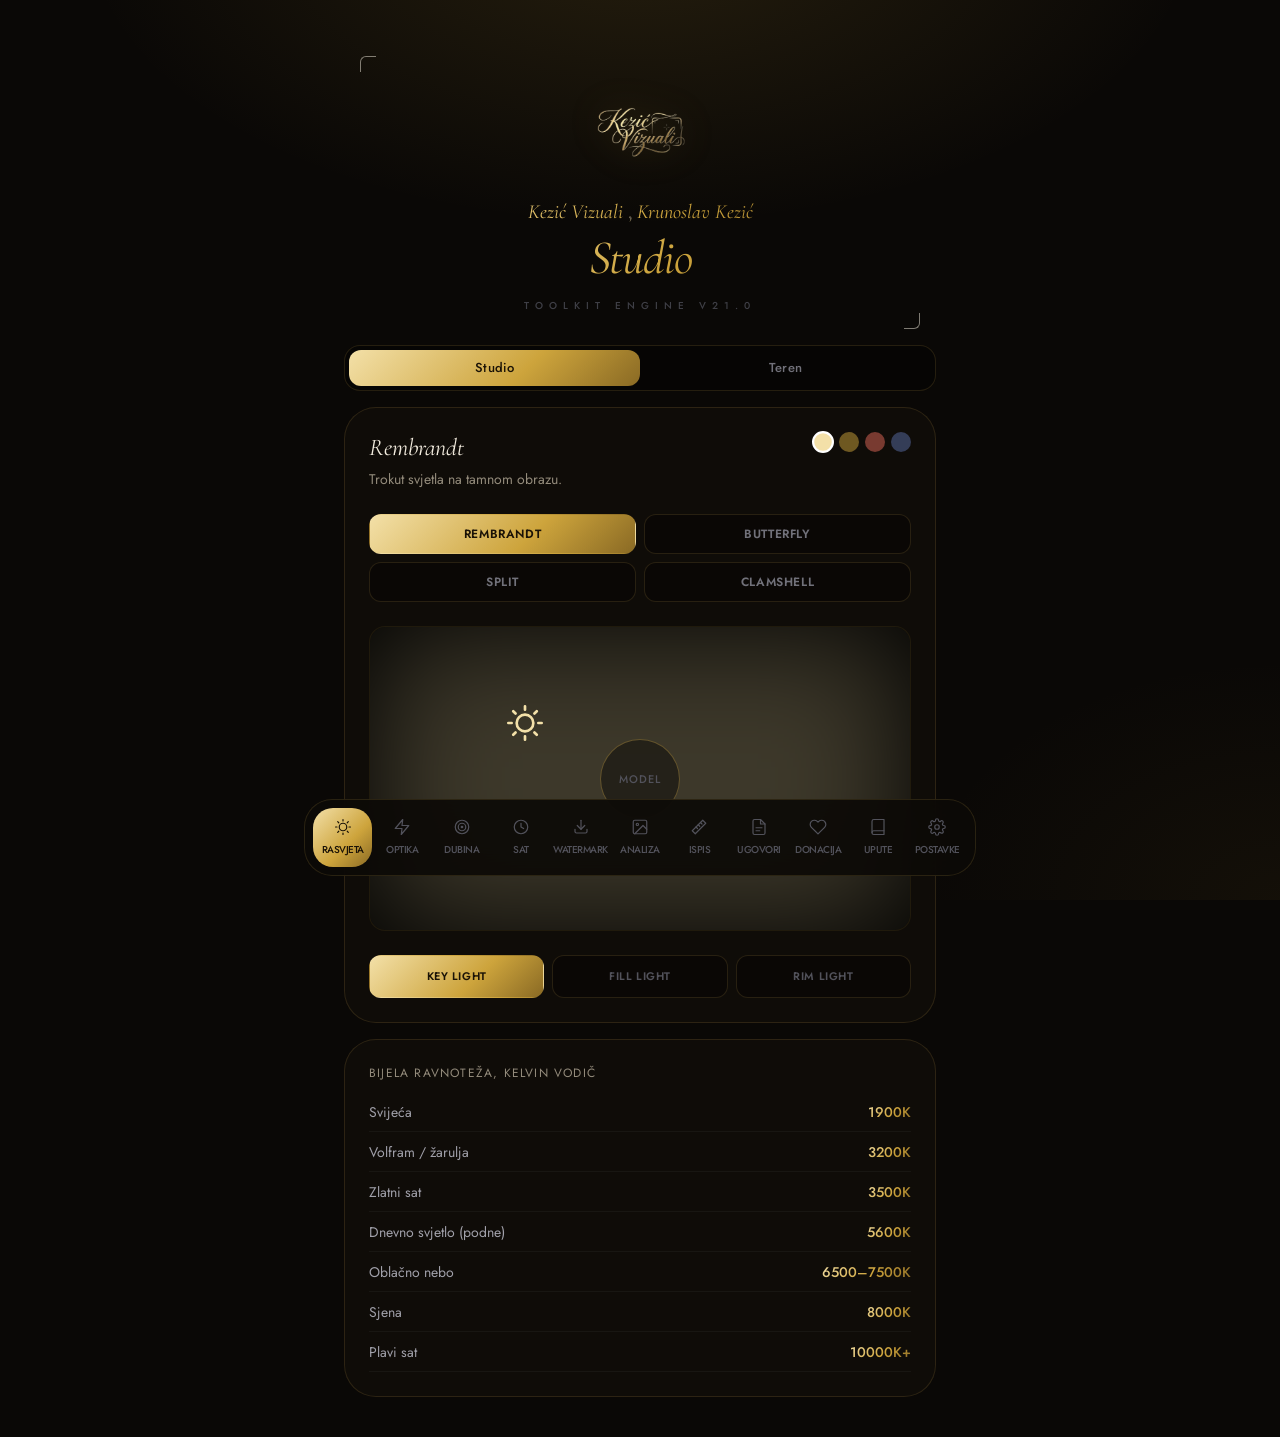
<file: studio/index.html>
<!DOCTYPE html>
<html lang="hr">
<head>
    <meta charset="UTF-8">
    <meta name="viewport" content="width=device-width, initial-scale=1.0, maximum-scale=1.0, user-scalable=no">
    <title>Studio — Kezić Vizuali | Krunoslav Kezić</title>

    <!-- PWA: instalabilnost na mobitelu -->
    <link rel="manifest" href="/studio/manifest.json">
    <meta name="theme-color" content="#0a0806">
    <meta name="mobile-web-app-capable" content="yes">
    <meta name="apple-mobile-web-app-capable" content="yes">
    <meta name="apple-mobile-web-app-status-bar-style" content="black-translucent">
    <meta name="apple-mobile-web-app-title" content="Studio">
    <link rel="apple-touch-icon" href="apple-touch-icon.png">
    <link rel="icon" href="icon-192.png" type="image/png">

    <link href="https://fonts.googleapis.com/css2?family=Cormorant+Garamond:ital,wght@0,400;0,500;0,600;0,700;1,400;1,500;1,600&family=Jost:wght@300;400;500;600;700&display=swap" rel="stylesheet">
  <script type="module" crossorigin src="/studio/assets/index-DT5IsPjW.js"></script>
  <link rel="stylesheet" crossorigin href="/studio/assets/index-ChYsIyiq.css">
<script id="vite-plugin-pwa:register-sw" src="/studio/registerSW.js"></script></head>
<body>
    <div id="root"></div>
</body>
</html>
</file>
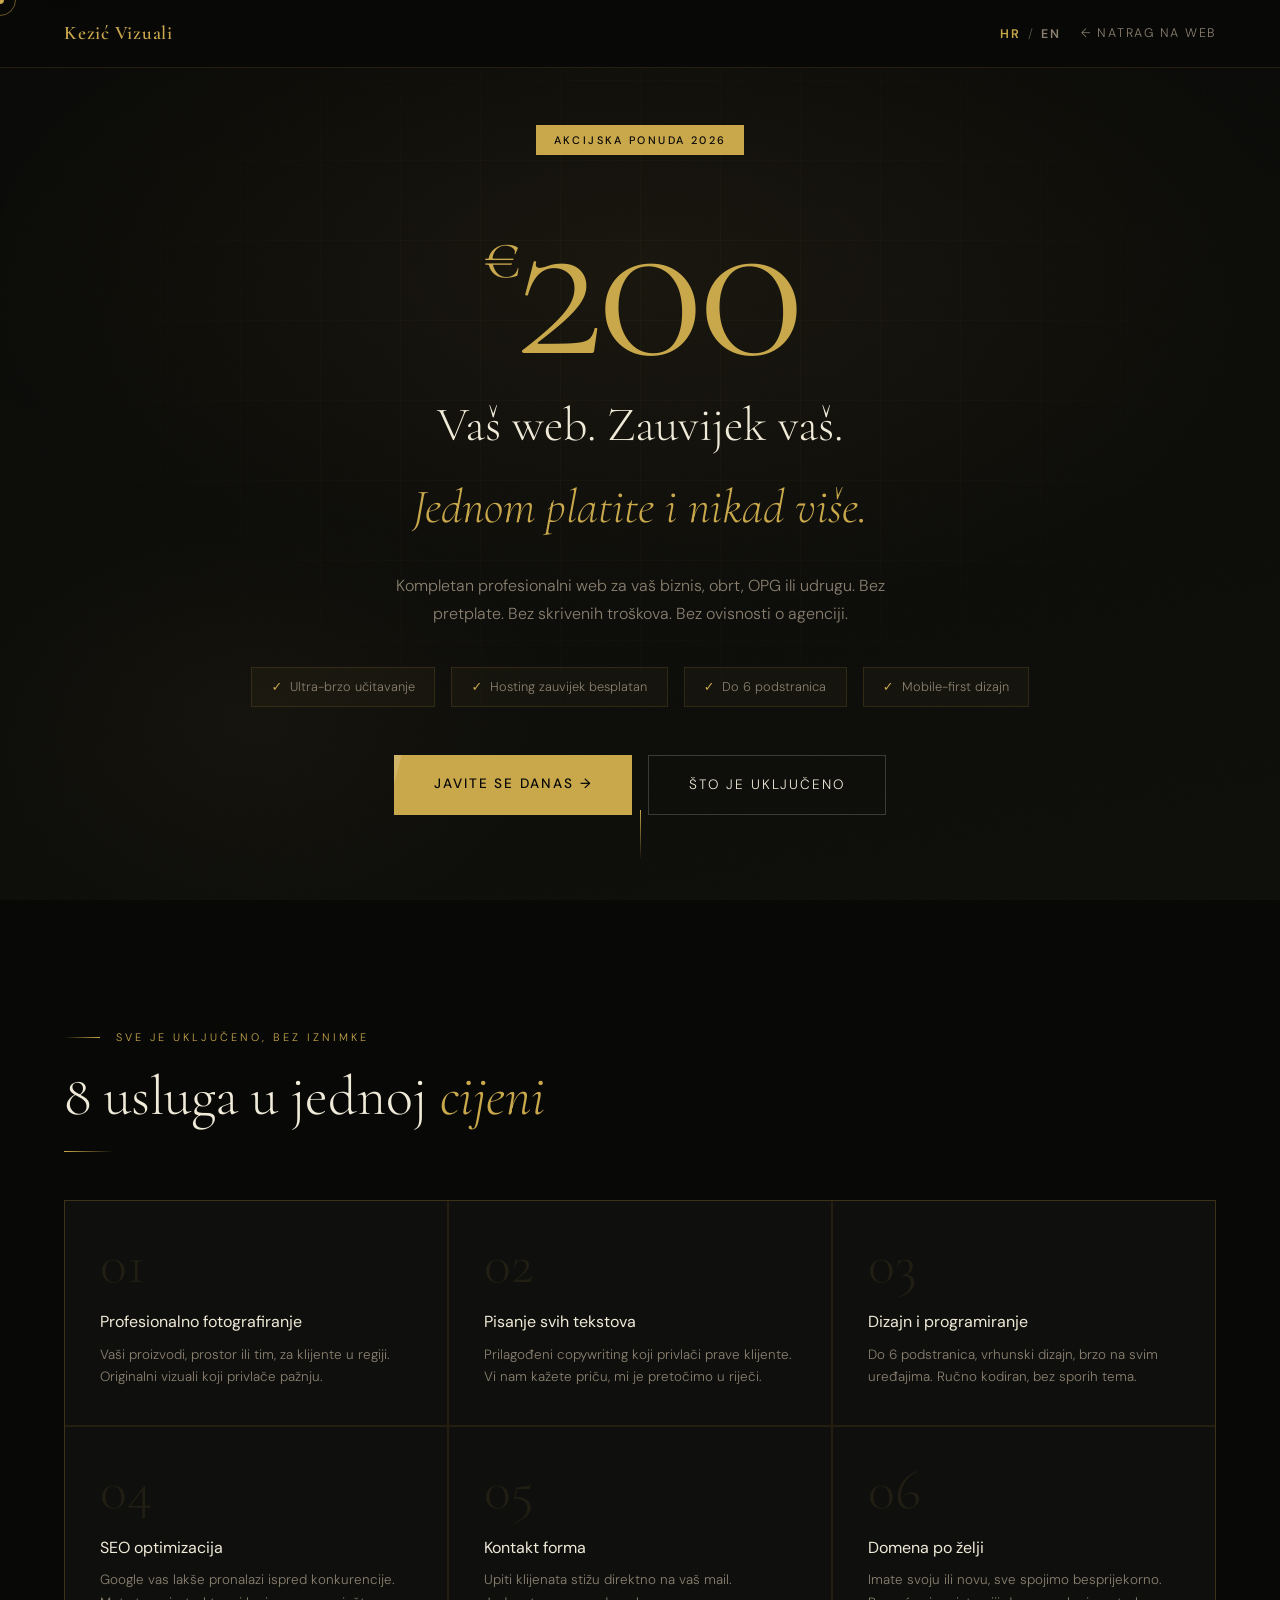
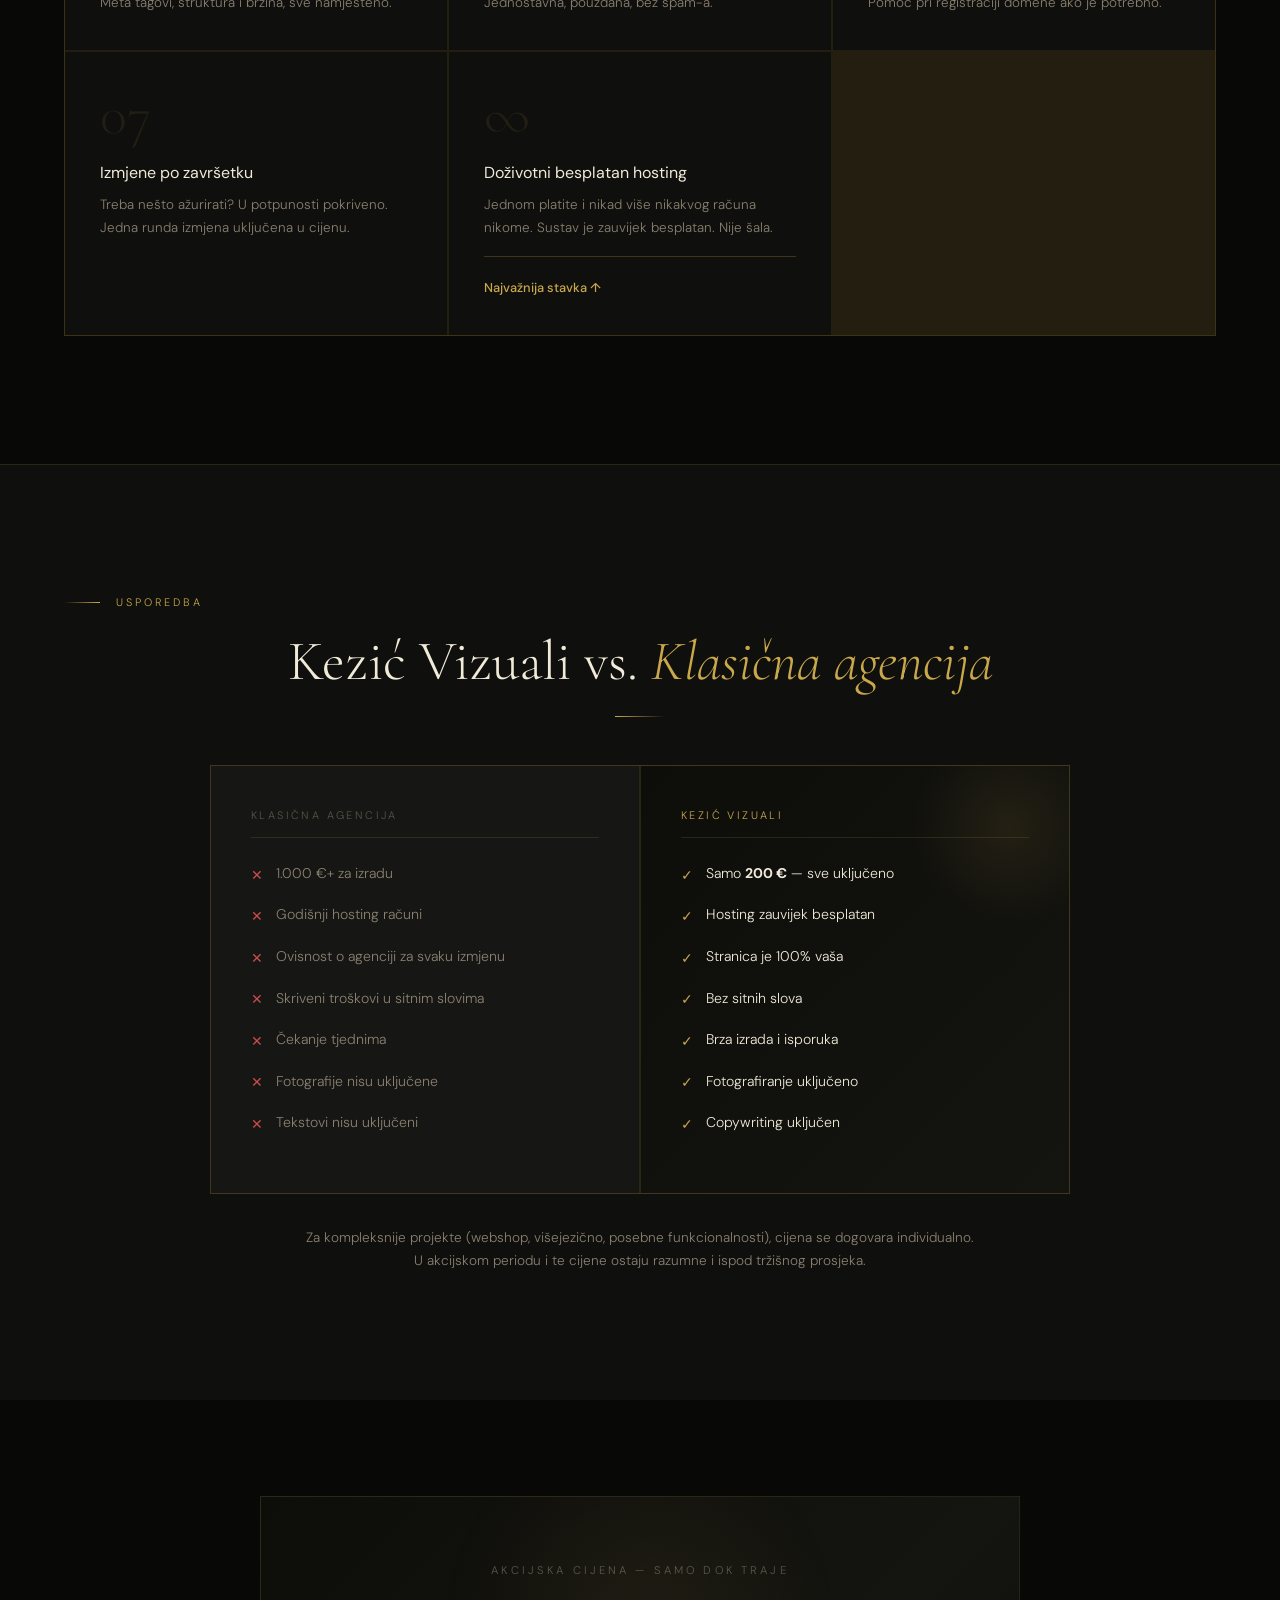
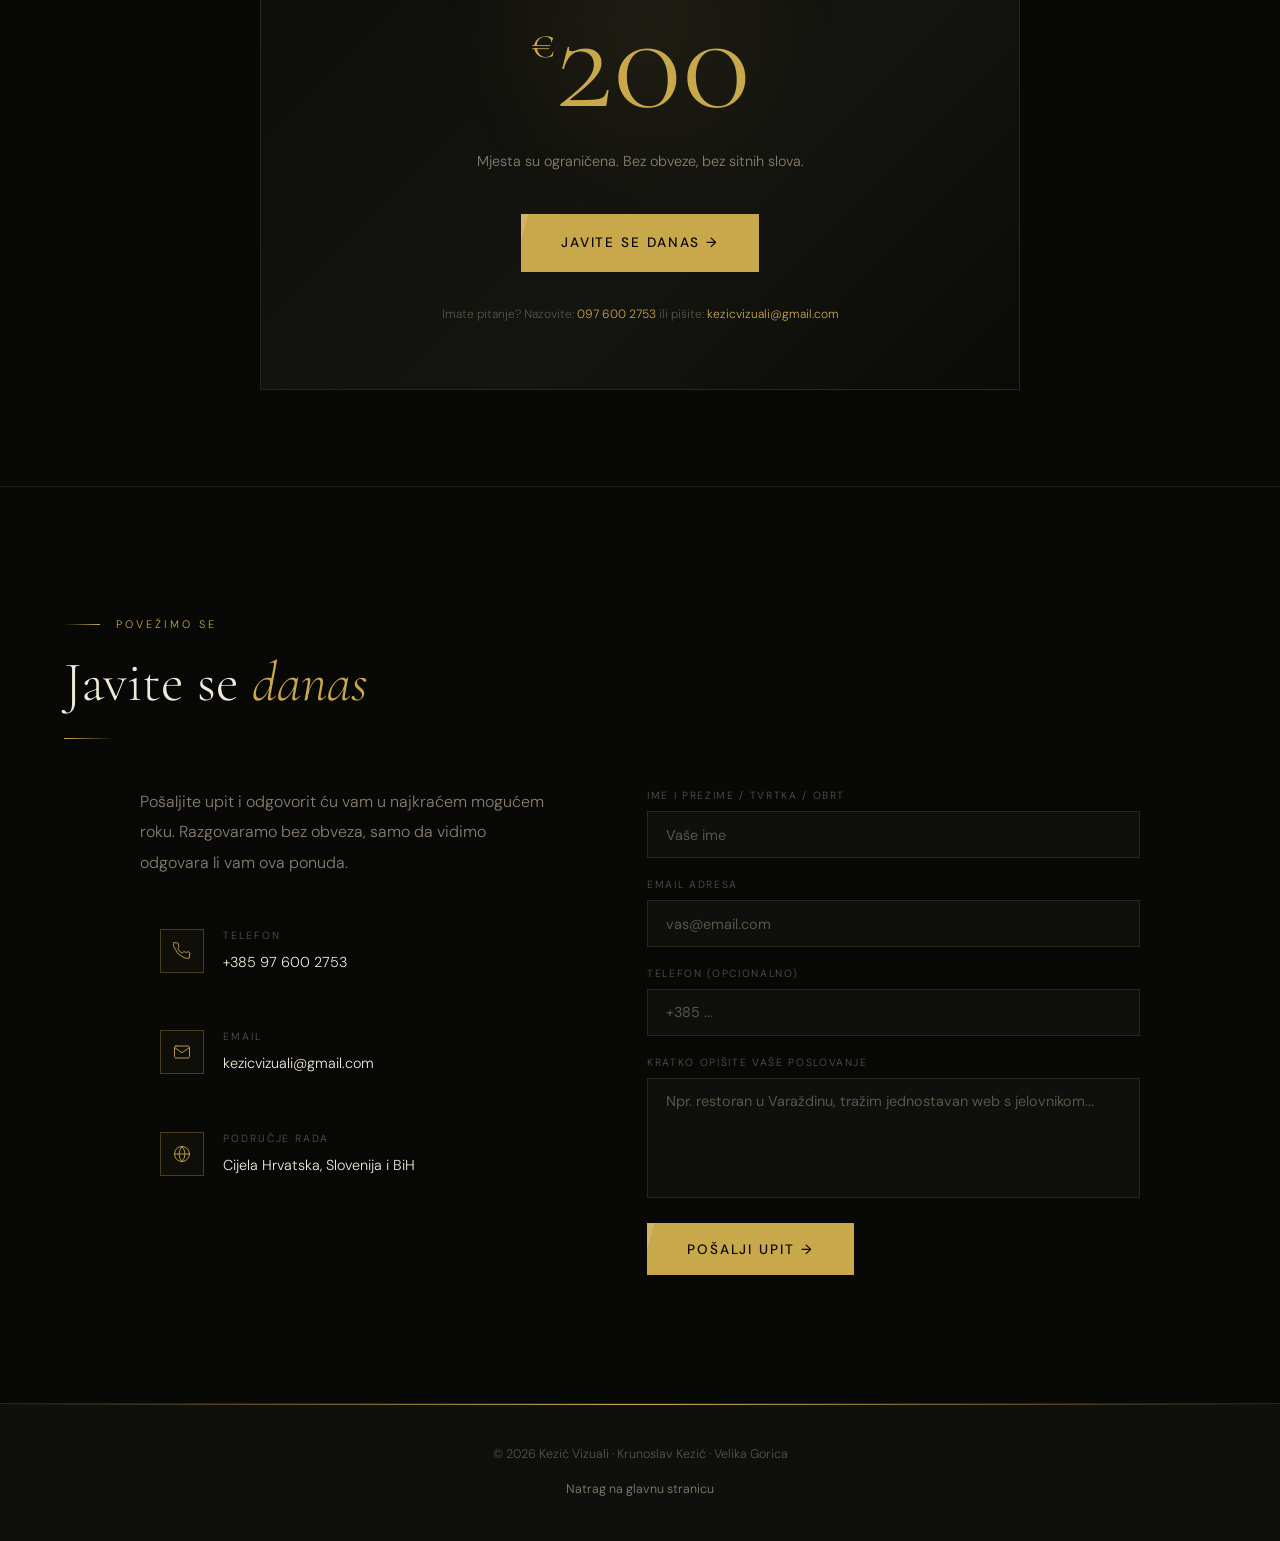
<file: ponuda100.html>
<!DOCTYPE html>
<html lang="hr">
<head>
<meta charset="UTF-8">
<meta name="viewport" content="width=device-width, initial-scale=1.0">
<meta name="description" content="Kezić Vizuali — Profesionalna web stranica za samo 200€. Bez pretplate, hosting zauvijek besplatan. Za obrte, OPG-ove i udruge.">
<meta property="og:title" content="Vaš web. Zauvijek vaš. Za samo 200 €.">
<meta property="og:description" content="Kompletan profesionalni web — fotografiranje, copywriting, SEO, besplatan hosting. Jednom platite, zauvijek vaše.">
<meta property="og:image" content="https://kezicvizuali.com/logo-za-share.jpg">
<meta property="og:url" content="https://kezicvizuali.com/ponuda100.html">
<meta property="og:type" content="website">
<meta name="twitter:card" content="summary_large_image">
<meta name="twitter:title" content="Vaš web. Zauvijek vaš. Za samo 200 €.">
<meta name="twitter:description" content="Kompletan profesionalni web — fotografiranje, copywriting, SEO, besplatan hosting. Jednom platite, zauvijek vaše.">
<meta name="twitter:image" content="https://kezicvizuali.com/logo-za-share.jpg">
<link rel="canonical" href="https://kezicvizuali.com/ponuda100.html">
<title>Web za 200 € — Kezić Vizuali</title>
<link rel="icon" type="image/png" href="favicon.png">
<link rel="preconnect" href="https://fonts.googleapis.com">
<link href="https://fonts.googleapis.com/css2?family=Cormorant+Garamond:ital,wght@0,300;0,400;0,600;1,300;1,400&family=DM+Sans:wght@300;400;500&display=swap" rel="stylesheet">
<style>
*, *::before, *::after { box-sizing: border-box; margin: 0; padding: 0; }
:root { --gold: #c9a84c; --gold-light: #e8c96a; --gold-pale: #f5e9c8; --gold-dim: rgba(201,168,76,0.12); --bg: #080807; --bg2: #0f0f0d; --bg3: #161614; --text: #f0ead8; --text-muted: #8a8070; --text-faint: #5a5448; --border: rgba(201,168,76,0.14); --serif: 'Cormorant Garamond', Georgia, serif; --sans: 'DM Sans', system-ui, sans-serif; }
html { scroll-behavior: smooth; }
body { background: var(--bg); color: var(--text); font-family: var(--sans); font-weight: 300; line-height: 1.7; overflow-x: hidden; }
*, *::before, *::after { cursor: none !important; }
#cursor { position: fixed; width: 8px; height: 8px; background: var(--gold); border-radius: 50%; pointer-events: none; z-index: 9999; transform: translate(-50%,-50%); transition: width .25s, height .25s; will-change: transform; }
#cursor-ring { position: fixed; width: 32px; height: 32px; border: 1px solid rgba(201,168,76,0.5); border-radius: 50%; pointer-events: none; z-index: 9998; transform: translate(-50%,-50%); transition: transform .18s ease, width .25s, height .25s; will-change: transform; }
body:has(a:hover) #cursor, body:has(button:hover) #cursor { width: 14px; height: 14px; }
body:has(a:hover) #cursor-ring, body:has(button:hover) #cursor-ring { width: 44px; height: 44px; border-color: rgba(201,168,76,0.9); }
body::before { content: ''; position: fixed; inset: 0; z-index: 1; pointer-events: none; background-image: url("data:image/svg+xml,%3Csvg viewBox='0 0 256 256' xmlns='http://www.w3.org/2000/svg'%3E%3Cfilter id='n'%3E%3CfeTurbulence type='fractalNoise' baseFrequency='0.9' numOctaves='4' stitchTiles='stitch'/%3E%3C/filter%3E%3Crect width='100%25' height='100%25' filter='url(%23n)' opacity='0.04'/%3E%3C/svg%3E"); background-size: 200px; opacity: 0.35; }
nav { position: fixed; top: 0; left: 0; right: 0; z-index: 100; display: flex; align-items: center; justify-content: space-between; padding: 0 5%; height: 68px; background: rgba(8,8,7,0.9); backdrop-filter: blur(24px); border-bottom: 1px solid var(--border); }
.nav-logo { font-family: var(--serif); font-size: 1.2rem; font-weight: 600; color: var(--gold); text-decoration: none; letter-spacing: 0.04em; }
.nav-back { color: var(--text-muted); text-decoration: none; font-size: 0.78rem; letter-spacing: 0.14em; text-transform: uppercase; transition: color 0.2s; }
.nav-back:hover { color: var(--gold); }
.nav-back::before { content: '← '; }
#hero { min-height: 100vh; display: flex; flex-direction: column; justify-content: center; align-items: center; text-align: center; padding: 120px 5% 80px; position: relative; overflow: hidden; }
.hero-bg { position: absolute; inset: 0; z-index: 0; background: radial-gradient(ellipse 80% 60% at 50% 30%, rgba(201,168,76,0.07) 0%, transparent 65%), radial-gradient(ellipse 40% 40% at 20% 80%, rgba(201,168,76,0.04) 0%, transparent 60%), linear-gradient(170deg, #0a0a08 0%, #0f0f0c 100%); }
.hero-grid-lines { position: absolute; inset: 0; z-index: 0; background-image: linear-gradient(rgba(201,168,76,0.035) 1px, transparent 1px), linear-gradient(90deg, rgba(201,168,76,0.035) 1px, transparent 1px); background-size: 80px 80px; mask-image: radial-gradient(ellipse 70% 70% at 50% 40%, black 20%, transparent 80%); }
.hero-badge { display: inline-block; background: var(--gold); color: #080807; font-size: 0.68rem; letter-spacing: 0.22em; text-transform: uppercase; padding: 0.35rem 1.1rem; margin-bottom: 2rem; font-weight: 500; position: relative; z-index: 2; opacity: 0; animation: fade-up 0.7s 0.1s ease forwards; }
.hero-price-big { position: relative; z-index: 2; font-family: var(--serif); font-size: clamp(6rem, 18vw, 14rem); font-weight: 300; color: var(--gold); line-height: 0.85; letter-spacing: -0.03em; margin-bottom: 0.5rem; opacity: 0; animation: fade-up 0.9s 0.3s ease forwards; }
.hero-price-big sup { font-size: 0.3em; vertical-align: super; }
.hero-tagline { position: relative; z-index: 2; font-family: var(--serif); font-size: clamp(1.6rem, 4vw, 3rem); font-weight: 300; margin-bottom: 1.5rem; opacity: 0; animation: fade-up 0.9s 0.5s ease forwards; }
.hero-tagline em { font-style: italic; color: var(--gold); }
.hero-sub { position: relative; z-index: 2; color: var(--text-muted); font-size: 1rem; max-width: 560px; margin: 0 auto 2.5rem; opacity: 0; animation: fade-up 0.9s 0.7s ease forwards; }
.hero-pills { display: flex; gap: 1rem; flex-wrap: wrap; justify-content: center; margin-bottom: 3rem; position: relative; z-index: 2; opacity: 0; animation: fade-up 0.9s 0.9s ease forwards; }
.pill { display: flex; align-items: center; gap: 0.5rem; padding: 0.5rem 1.2rem; border: 1px solid var(--border); font-size: 0.8rem; color: var(--text-muted); background: rgba(201,168,76,0.04); backdrop-filter: blur(8px); }
.pill::before { content: '✓'; color: var(--gold); }
.hero-cta-group { position: relative; z-index: 2; display: flex; gap: 1rem; justify-content: center; flex-wrap: wrap; opacity: 0; animation: fade-up 0.9s 1.1s ease forwards; }
.btn-gold { background: var(--gold); color: #080807; border: none; padding: 1.1rem 2.5rem; font-family: var(--sans); font-size: 0.85rem; letter-spacing: 0.14em; text-transform: uppercase; font-weight: 500; text-decoration: none; display: inline-block; transition: background 0.25s, transform 0.2s, box-shadow 0.25s; position: relative; overflow: hidden; }
.btn-gold::after { content: ''; position: absolute; inset: 0; background: rgba(255,255,255,0.15); transform: translateX(-100%) skewX(-15deg); transition: transform 0.4s ease; }
.btn-gold:hover { background: var(--gold-light); transform: translateY(-2px); box-shadow: 0 12px 40px rgba(201,168,76,0.35); }
.btn-gold:hover::after { transform: translateX(100%) skewX(-15deg); }
.btn-ghost { background: transparent; color: var(--text); border: 1px solid rgba(240,234,216,0.2); padding: 1.1rem 2.5rem; font-family: var(--sans); font-size: 0.85rem; letter-spacing: 0.14em; text-transform: uppercase; text-decoration: none; display: inline-block; transition: border-color 0.25s, color 0.25s, transform 0.2s; }
.btn-ghost:hover { border-color: var(--gold); color: var(--gold); transform: translateY(-2px); }
#included { padding: 8rem 5%; position: relative; z-index: 2; }
.section-eyebrow { font-size: 0.68rem; letter-spacing: 0.28em; text-transform: uppercase; color: var(--gold); margin-bottom: 1.2rem; display: flex; align-items: center; gap: 1rem; }
.section-eyebrow::before { content: ''; width: 36px; height: 1px; background: linear-gradient(to right, transparent, var(--gold)); display: block; }
.section-title { font-family: var(--serif); font-size: clamp(2.2rem, 4.5vw, 3.5rem); font-weight: 300; line-height: 1.1; margin-bottom: 1.5rem; }
.section-title em { font-style: italic; color: var(--gold); }
.divider { width: 50px; height: 1px; background: linear-gradient(to right, var(--gold), transparent); margin: 1.5rem 0 3rem; }
.features-grid { display: grid; grid-template-columns: repeat(auto-fit, minmax(300px, 1fr)); gap: 2px; background: var(--border); border: 1px solid var(--border); }
.feature-card { background: var(--bg2); padding: 2.2rem; position: relative; overflow: hidden; transition: background 0.3s; }
.feature-card:hover { background: rgba(15,15,13,0.7); backdrop-filter: blur(12px); }
.feature-card::before { content: ''; position: absolute; inset: 0; background: linear-gradient(135deg, rgba(201,168,76,0.05) 0%, transparent 60%); opacity: 0; transition: opacity 0.4s; }
.feature-card:hover::before { opacity: 1; }
.feature-num { font-family: var(--serif); font-size: 3.5rem; font-weight: 300; color: rgba(201,168,76,0.1); line-height: 1; margin-bottom: 1rem; transition: color 0.3s; }
.feature-card:hover .feature-num { color: rgba(201,168,76,0.25); }
.feature-title { font-size: 1rem; color: var(--text); font-weight: 400; margin-bottom: 0.5rem; }
.feature-desc { font-size: 0.84rem; color: var(--text-muted); line-height: 1.7; }
.feature-border-top { border-top: 1px solid var(--border); padding-top: 1rem; margin-top: 1rem; }
#comparison { padding: 8rem 5%; position: relative; z-index: 2; background: var(--bg2); border-top: 1px solid var(--border); }
.compare-grid { display: grid; grid-template-columns: 1fr 1fr; gap: 2px; background: var(--border); border: 1px solid var(--border); max-width: 860px; margin: 0 auto; }
.compare-col { padding: 2.5rem; }
.compare-col.them { background: var(--bg3); }
.compare-col.us { background: linear-gradient(135deg, #0d0d0a, #141410); position: relative; overflow: hidden; }
.compare-col.us::before { content: ''; position: absolute; top: -40px; right: -40px; width: 200px; height: 200px; border-radius: 50%; background: radial-gradient(circle, rgba(201,168,76,0.1) 0%, transparent 70%); }
.compare-header { font-size: 0.68rem; letter-spacing: 0.22em; text-transform: uppercase; margin-bottom: 1.5rem; padding-bottom: 0.75rem; border-bottom: 1px solid var(--border); }
.compare-col.them .compare-header { color: var(--text-faint); }
.compare-col.us .compare-header { color: var(--gold); }
.compare-item { display: flex; align-items: flex-start; gap: 0.8rem; margin-bottom: 1rem; font-size: 0.88rem; }
.compare-col.them .compare-item { color: var(--text-muted); }
.compare-col.us .compare-item { color: var(--text); }
.compare-x { color: #c94c4c; margin-top: 0.1rem; flex-shrink: 0; }
.compare-check { color: var(--gold); margin-top: 0.1rem; flex-shrink: 0; }
#price-anchor { padding: 6rem 5%; position: relative; z-index: 2; text-align: center; }
.price-anchor-inner { max-width: 760px; margin: 0 auto; background: linear-gradient(135deg, #0d0d0a 0%, #141410 60%, #0a0a08 100%); border: 1px solid var(--border); padding: 4rem; position: relative; overflow: hidden; }
.price-anchor-inner::before { content: ''; position: absolute; left: 50%; top: -80px; transform: translateX(-50%); width: 400px; height: 400px; border-radius: 50%; background: radial-gradient(circle, rgba(201,168,76,0.07) 0%, transparent 70%); pointer-events: none; }
.price-anchor-label { font-size: 0.7rem; letter-spacing: 0.28em; text-transform: uppercase; color: var(--text-faint); margin-bottom: 1rem; }
.price-anchor-num { font-family: var(--serif); font-size: clamp(5rem, 12vw, 9rem); font-weight: 300; color: var(--gold); line-height: 0.9; margin-bottom: 1.5rem; }
.price-anchor-num sup { font-size: 0.3em; vertical-align: super; }
.price-anchor-text { color: var(--text-muted); font-size: 0.9rem; max-width: 480px; margin: 0 auto 2.5rem; }
.price-anchor-fine { font-size: 0.75rem; color: var(--text-faint); margin-top: 1.5rem; }
.price-anchor-fine a { color: var(--gold); text-decoration: none; }
#kontakt-lp { padding: 8rem 5%; position: relative; z-index: 2; background: var(--bg); border-top: 1px solid var(--border); }
.kontakt-grid { display: grid; grid-template-columns: 1fr 1.2fr; gap: 6rem; max-width: 1000px; margin: 0 auto; }
.kontakt-left p { color: var(--text-muted); margin-bottom: 2rem; line-height: 1.9; }
.contact-item { display: flex; align-items: center; gap: 1.2rem; margin-bottom: 1.2rem; padding: 1rem 1.2rem; border: 1px solid transparent; transition: border-color 0.3s, background 0.3s; }
.contact-item:hover { border-color: var(--border); background: var(--bg2); }
.contact-icon { width: 44px; height: 44px; border: 1px solid rgba(201,168,76,0.3); display: flex; align-items: center; justify-content: center; color: var(--gold); flex-shrink: 0; background: rgba(201,168,76,0.04); transition: border-color 0.3s, background 0.3s; }
.contact-item:hover .contact-icon { border-color: var(--gold); background: rgba(201,168,76,0.1); }
.contact-text label { display: block; font-size: 0.65rem; letter-spacing: 0.18em; text-transform: uppercase; color: var(--text-faint); margin-bottom: 0.2rem; }
.contact-text span { font-size: 0.9rem; color: var(--text); }
.contact-text a { color: var(--text); text-decoration: none; }
.contact-text a:hover { color: var(--gold); }
.lp-form { display: flex; flex-direction: column; gap: 1.1rem; }
.form-group { display: flex; flex-direction: column; gap: 0.4rem; }
.form-group label { font-size: 0.65rem; letter-spacing: 0.16em; text-transform: uppercase; color: var(--text-faint); }
.form-group input, .form-group textarea { background: var(--bg2); border: 1px solid var(--border); color: var(--text); font-family: var(--sans); font-size: 0.9rem; padding: 0.85rem 1.1rem; outline: none; transition: border-color 0.25s, background 0.25s; }
.form-group input:focus, .form-group textarea:focus { border-color: var(--gold); background: var(--bg3); }
.form-group input::placeholder, .form-group textarea::placeholder { color: var(--text-faint); }
.form-group textarea { min-height: 120px; resize: none; }
#lp-form-success { display: none; background: rgba(201,168,76,0.08); border: 1px solid var(--gold); padding: 1.2rem 1.5rem; color: var(--gold); font-size: 0.9rem; }
footer { background: var(--bg2); border-top: 1px solid var(--border); padding: 2.5rem 5%; text-align: center; position: relative; z-index: 2; }
footer::before { content: ''; position: absolute; top: 0; left: 0; right: 0; height: 1px; background: linear-gradient(to right, transparent, var(--gold), transparent); }
footer p { font-size: 0.78rem; color: var(--text-faint); margin-bottom: 0.5rem; }
footer a { color: var(--text-muted); text-decoration: none; font-size: 0.78rem; }
footer a:hover { color: var(--gold); }
@keyframes fade-up { from { opacity: 0; transform: translateY(30px); } to { opacity: 1; transform: translateY(0); } }
.reveal { opacity: 0; transform: translateY(36px); transition: opacity 0.8s ease, transform 0.8s ease; }
.reveal.visible { opacity: 1; transform: translateY(0); }
.reveal-delay-1 { transition-delay: 0.1s; }
.reveal-delay-2 { transition-delay: 0.2s; }
.reveal-delay-3 { transition-delay: 0.3s; }
.reveal-delay-4 { transition-delay: 0.4s; }
.reveal-delay-5 { transition-delay: 0.5s; }
.reveal-delay-6 { transition-delay: 0.6s; }
.reveal-delay-7 { transition-delay: 0.7s; }
.reveal-delay-8 { transition-delay: 0.8s; }
.scroll-hint { position: absolute; bottom: 2.5rem; left: 50%; transform: translateX(-50%); display: flex; flex-direction: column; align-items: center; gap: 0.5rem; opacity: 0; animation: fade-up 1s 1.3s ease forwards; z-index: 2; }
.scroll-hint span { font-size: 0.65rem; letter-spacing: 0.25em; text-transform: uppercase; color: var(--text-faint); }
.scroll-line { width: 1px; height: 50px; background: linear-gradient(to bottom, var(--gold), transparent); animation: scroll-pulse 1.8s ease-in-out infinite; }
@keyframes scroll-pulse { 0%, 100% { opacity: 0.3; } 50% { opacity: 1; } }
@media (max-width: 768px) { .compare-grid { grid-template-columns: 1fr; } .kontakt-grid { grid-template-columns: 1fr; gap: 3rem; } .hero-price-big { font-size: clamp(5rem, 22vw, 9rem); } .price-anchor-inner { padding: 2.5rem 1.5rem; } #included, #comparison, #price-anchor, #kontakt-lp { padding: 5rem 5%; } }
</style>
</head>
<body>
  <div id="cursor"></div>
  <div id="cursor-ring"></div>

  <nav>
    <a href="index.html" class="nav-logo">Kezić Vizuali</a>
    <!-- Language Switcher -->
    <div style="display: flex; align-items: center; gap: 8px; margin-left: auto; margin-right: 20px;">
        <button id="btn-hr" onclick="setLanguage('hr')" style="background:none; border:none; color: var(--gold); font-size: 0.78rem; font-family: var(--sans); font-weight: 600; cursor: pointer; letter-spacing: 0.14em;">HR</button>
        <span style="color: var(--text-faint); font-size: 0.8rem;">/</span>
        <button id="btn-en" onclick="setLanguage('en')" style="background:none; border:none; color: var(--text-muted); font-size: 0.78rem; font-family: var(--sans); font-weight: 600; cursor: pointer; letter-spacing: 0.14em; transition: color 0.2s;" onmouseover="this.style.color='var(--gold)'" onmouseout="if(document.documentElement.lang !== 'en') this.style.color='var(--text-muted)'">EN</button>
    </div>
    <a href="index.html" class="nav-back" data-hr="Natrag na web" data-en="Back to website">Natrag na web</a>
  </nav>

  <!-- HERO -->
  <header id="hero">
    <div class="hero-bg"></div>
    <div class="hero-grid-lines"></div>

    <div class="hero-badge" data-hr="Akcijska Ponuda 2026" data-en="Special Offer 2026">Akcijska Ponuda 2026</div>
    <div class="hero-price-big"><sup>€</sup>200</div>
    <h1 class="hero-tagline" data-hr="Vaš web. Zauvijek vaš.<br><em>Jednom platite i nikad više.</em>" data-en="Your web. Yours forever.<br><em>Pay once and never again.</em>">Vaš web. Zauvijek vaš.<br><em>Jednom platite i nikad više.</em></h1>
    <p class="hero-sub" data-hr="Kompletan profesionalni web za vaš biznis, obrt, OPG ili udrugu. Bez pretplate. Bez skrivenih troškova. Bez ovisnosti o agenciji." data-en="Complete professional web for your business, trade, family farm or association. No subscription. No hidden costs. No agency dependency.">Kompletan profesionalni web za vaš biznis, obrt, OPG ili udrugu. Bez pretplate. Bez skrivenih troškova. Bez ovisnosti o agenciji.</p>

    <div class="hero-pills">
      <div class="pill" data-hr="Ultra-brzo učitavanje" data-en="Ultra-fast loading">Ultra-brzo učitavanje</div>
      <div class="pill" data-hr="Hosting zauvijek besplatan" data-en="Free hosting forever">Hosting zauvijek besplatan</div>
      <div class="pill" data-hr="Do 6 podstranica" data-en="Up to 6 subpages">Do 6 podstranica</div>
      <div class="pill" data-hr="Mobile-first dizajn" data-en="Mobile-first design">Mobile-first dizajn</div>
    </div>

    <div class="hero-cta-group">
      <a href="#kontakt-lp" class="btn-gold" data-hr="Javite se danas →" data-en="Contact us today →">Javite se danas →</a>
      <a href="#included" class="btn-ghost" data-hr="Što je uključeno" data-en="What's included">Što je uključeno</a>
    </div>

    <div class="scroll-hint">
      <div class="scroll-line"></div>
    </div>
  </header>

  <!-- WHAT'S INCLUDED -->
  <section id="included">
    <div class="section-eyebrow" data-hr="Sve je uključeno, bez iznimke" data-en="Everything is included, without exception">Sve je uključeno, bez iznimke</div>
    <h2 class="section-title" data-hr="8 usluga u jednoj <em>cijeni</em>" data-en="8 services in one <em>price</em>">8 usluga u jednoj <em>cijeni</em></h2>
    <div class="divider"></div>

    <div class="features-grid">
      <div class="feature-card reveal reveal-delay-1">
        <div class="feature-num">01</div>
        <div class="feature-title" data-hr="Profesionalno fotografiranje" data-en="Professional photography">Profesionalno fotografiranje</div>
        <div class="feature-desc" data-hr="Vaši proizvodi, prostor ili tim, za klijente u regiji. Originalni vizuali koji privlače pažnju." data-en="Your products, space or team, for clients in the region. Original visuals that attract attention.">Vaši proizvodi, prostor ili tim, za klijente u regiji. Originalni vizuali koji privlače pažnju.</div>
      </div>
      <div class="feature-card reveal reveal-delay-2">
        <div class="feature-num">02</div>
        <div class="feature-title" data-hr="Pisanje svih tekstova" data-en="Writing all texts">Pisanje svih tekstova</div>
        <div class="feature-desc" data-hr="Prilagođeni copywriting koji privlači prave klijente. Vi nam kažete priču, mi je pretočimo u riječi." data-en="Tailored copywriting that attracts the right clients. You tell us the story, we translate it into words.">Prilagođeni copywriting koji privlači prave klijente. Vi nam kažete priču, mi je pretočimo u riječi.</div>
      </div>
      <div class="feature-card reveal reveal-delay-3">
        <div class="feature-num">03</div>
        <div class="feature-title" data-hr="Dizajn i programiranje" data-en="Design and programming">Dizajn i programiranje</div>
        <div class="feature-desc" data-hr="Do 6 podstranica, vrhunski dizajn, brzo na svim uređajima. Ručno kodiran, bez sporih tema." data-en="Up to 6 subpages, premium design, fast on all devices. Hand-coded, no slow themes.">Do 6 podstranica, vrhunski dizajn, brzo na svim uređajima. Ručno kodiran, bez sporih tema.</div>
      </div>
      <div class="feature-card reveal reveal-delay-4">
        <div class="feature-num">04</div>
        <div class="feature-title" data-hr="SEO optimizacija" data-en="SEO optimization">SEO optimizacija</div>
        <div class="feature-desc" data-hr="Google vas lakše pronalazi ispred konkurencije. Meta tagovi, struktura i brzina, sve namješteno." data-en="Google finds you easier ahead of the competition. Meta tags, structure and speed, all set up.">Google vas lakše pronalazi ispred konkurencije. Meta tagovi, struktura i brzina, sve namješteno.</div>
      </div>
      <div class="feature-card reveal reveal-delay-5">
        <div class="feature-num">05</div>
        <div class="feature-title" data-hr="Kontakt forma" data-en="Contact form">Kontakt forma</div>
        <div class="feature-desc" data-hr="Upiti klijenata stižu direktno na vaš mail. Jednostavna, pouzdana, bez spam-a." data-en="Client inquiries arrive directly to your email. Simple, reliable, spam-free.">Upiti klijenata stižu direktno na vaš mail. Jednostavna, pouzdana, bez spam-a.</div>
      </div>
      <div class="feature-card reveal reveal-delay-6">
        <div class="feature-num">06</div>
        <div class="feature-title" data-hr="Domena po želji" data-en="Domain of choice">Domena po želji</div>
        <div class="feature-desc" data-hr="Imate svoju ili novu, sve spojimo besprijekorno. Pomoć pri registraciji domene ako je potrebno." data-en="Have your own or new, we connect everything flawlessly. Help with domain registration if needed.">Imate svoju ili novu, sve spojimo besprijekorno. Pomoć pri registraciji domene ako je potrebno.</div>
      </div>
      <div class="feature-card reveal reveal-delay-7">
        <div class="feature-num">07</div>
        <div class="feature-title" data-hr="Izmjene po završetku" data-en="Revisions upon completion">Izmjene po završetku</div>
        <div class="feature-desc" data-hr="Treba nešto ažurirati? U potpunosti pokriveno. Jedna runda izmjena uključena u cijenu." data-en="Need to update something? Fully covered. One round of revisions included in the price.">Treba nešto ažurirati? U potpunosti pokriveno. Jedna runda izmjena uključena u cijenu.</div>
      </div>
      <div class="feature-card reveal reveal-delay-8">
        <div class="feature-num">∞</div>
        <div class="feature-title" data-hr="Doživotni besplatan hosting" data-en="Lifetime free hosting">Doživotni besplatan hosting</div>
        <div class="feature-desc" data-hr="Jednom platite i nikad više nikakvog računa nikome. Sustav je zauvijek besplatan. Nije šala." data-en="Pay once and never again any bill to anyone. The system is free forever. No joke.">Jednom platite i nikad više nikakvog računa nikome. Sustav je zauvijek besplatan. Nije šala.</div>
        <div class="feature-border-top" style="border-color: rgba(201,168,76,0.25);">
          <span style="font-size: 0.8rem; color: var(--gold); font-weight: 500;" data-hr="Najvažnija stavka ↑" data-en="The most important item ↑">Najvažnija stavka ↑</span>
        </div>
      </div>
    </div>
  </section>

  <!-- COMPARISON -->
  <section id="comparison">
    <div class="section-eyebrow" data-hr="Usporedba" data-en="Comparison">Usporedba</div>
    <h2 class="section-title" style="text-align: center;" data-hr="Kezić Vizuali vs. <em>Klasična agencija</em>" data-en="Kezić Vizuali vs. <em>Traditional Agency</em>">Kezić Vizuali vs. <em>Klasična agencija</em></h2>
    <div class="divider" style="margin: 1.5rem auto 3rem;"></div>

    <div class="compare-grid reveal">
      <div class="compare-col them">
        <div class="compare-header" data-hr="Klasična agencija" data-en="Traditional agency">Klasična agencija</div>
        <div class="compare-item"><span class="compare-x">✕</span> <span data-hr="1.000 €+ za izradu" data-en="1,000 €+ for development">1.000 €+ za izradu</span></div>
        <div class="compare-item"><span class="compare-x">✕</span> <span data-hr="Godišnji hosting računi" data-en="Annual hosting bills">Godišnji hosting računi</span></div>
        <div class="compare-item"><span class="compare-x">✕</span> <span data-hr="Ovisnost o agenciji za svaku izmjenu" data-en="Dependency on the agency for every change">Ovisnost o agenciji za svaku izmjenu</span></div>
        <div class="compare-item"><span class="compare-x">✕</span> <span data-hr="Skriveni troškovi u sitnim slovima" data-en="Hidden costs in the fine print">Skriveni troškovi u sitnim slovima</span></div>
        <div class="compare-item"><span class="compare-x">✕</span> <span data-hr="Čekanje tjednima" data-en="Waiting for weeks">Čekanje tjednima</span></div>
        <div class="compare-item"><span class="compare-x">✕</span> <span data-hr="Fotografije nisu uključene" data-en="Photos are not included">Fotografije nisu uključene</span></div>
        <div class="compare-item"><span class="compare-x">✕</span> <span data-hr="Tekstovi nisu uključeni" data-en="Texts are not included">Tekstovi nisu uključeni</span></div>
      </div>
      <div class="compare-col us">
        <div class="compare-header">Kezić Vizuali</div>
        <div class="compare-item"><span class="compare-check">✓</span> <span data-hr="Samo <strong>200 €</strong> — sve uključeno" data-en="Only <strong>200 €</strong> — all included">Samo <strong>200 €</strong> — sve uključeno</span></div>
        <div class="compare-item"><span class="compare-check">✓</span> <span data-hr="Hosting zauvijek besplatan" data-en="Hosting forever free">Hosting zauvijek besplatan</span></div>
        <div class="compare-item"><span class="compare-check">✓</span> <span data-hr="Stranica je 100% vaša" data-en="The site is 100% yours">Stranica je 100% vaša</span></div>
        <div class="compare-item"><span class="compare-check">✓</span> <span data-hr="Bez sitnih slova" data-en="No fine print">Bez sitnih slova</span></div>
        <div class="compare-item"><span class="compare-check">✓</span> <span data-hr="Brza izrada i isporuka" data-en="Fast development and delivery">Brza izrada i isporuka</span></div>
        <div class="compare-item"><span class="compare-check">✓</span> <span data-hr="Fotografiranje uključeno" data-en="Photography included">Fotografiranje uključeno</span></div>
        <div class="compare-item"><span class="compare-check">✓</span> <span data-hr="Copywriting uključen" data-en="Copywriting included">Copywriting uključen</span></div>
      </div>
    </div>

    <p style="text-align: center; color: var(--text-muted); font-size: 0.85rem; margin-top: 2rem;" class="reveal" data-hr="Za kompleksnije projekte (webshop, višejezično, posebne funkcionalnosti), cijena se dogovara individualno.<br>U akcijskom periodu i te cijene ostaju razumne i ispod tržišnog prosjeka." data-en="For more complex projects (webshop, multilingual, special functionalities), the price is negotiated individually.<br>During the promotional period, these prices also remain reasonable and below the market average.">
      Za kompleksnije projekte (webshop, višejezično, posebne funkcionalnosti), cijena se dogovara individualno.<br>
      U akcijskom periodu i te cijene ostaju razumne i ispod tržišnog prosjeka.
    </p>
  </section>

  <!-- PRICE ANCHOR -->
  <section id="price-anchor">
    <div class="price-anchor-inner reveal">
      <div class="price-anchor-label" data-hr="Akcijska cijena — samo dok traje" data-en="Special price — only while it lasts">Akcijska cijena — samo dok traje</div>
      <div class="price-anchor-num"><sup>€</sup>200</div>
      <p class="price-anchor-text" data-hr="Mjesta su ograničena. Bez obveze, bez sitnih slova." data-en="Spots are limited. No obligations, no fine print.">Mjesta su ograničena. Bez obveze, bez sitnih slova.</p>
      <a href="#kontakt-lp" class="btn-gold" data-hr="Javite se danas →" data-en="Contact us today →">Javite se danas →</a>
      <div class="price-anchor-fine" data-hr="Imate pitanje? Nazovite: <a href='tel:+385976002753'>097 600 2753</a> ili pišite: <a href='mailto:kezicvizuali@gmail.com'>kezicvizuali@gmail.com</a>" data-en="Have a question? Call: <a href='tel:+385976002753'>097 600 2753</a> or write: <a href='mailto:kezicvizuali@gmail.com'>kezicvizuali@gmail.com</a>">
        Imate pitanje? Nazovite: <a href="tel:+385976002753">097 600 2753</a> ili pišite: <a href="mailto:kezicvizuali@gmail.com">kezicvizuali@gmail.com</a>
      </div>
    </div>
  </section>

  <!-- CONTACT -->
  <section id="kontakt-lp">
    <div class="section-eyebrow" data-hr="Povežimo se" data-en="Let's connect">Povežimo se</div>
    <h2 class="section-title" data-hr="Javite se <em>danas</em>" data-en="Contact us <em>today</em>">Javite se <em>danas</em></h2>
    <div class="divider"></div>

    <div class="kontakt-grid">
      <div class="kontakt-left reveal">
        <p data-hr="Pošaljite upit i odgovorit ću vam u najkraćem mogućem roku. Razgovaramo bez obveza, samo da vidimo odgovara li vam ova ponuda." data-en="Send an inquiry and I will reply as soon as possible. We talk without obligations, just to see if this offer suits you.">Pošaljite upit i odgovorit ću vam u najkraćem mogućem roku. Razgovaramo bez obveza, samo da vidimo odgovara li vam ova ponuda.</p>
        <div class="contact-item">
          <div class="contact-icon">
            <svg width="18" height="18" viewBox="0 0 24 24" fill="none" stroke="currentColor" stroke-width="1.2" stroke-linecap="round" stroke-linejoin="round"><path d="M22 16.92v3a2 2 0 01-2.18 2 19.79 19.79 0 01-8.63-3.07A19.5 19.5 0 013.07 9.81a19.79 19.79 0 01-3.07-8.67A2 2 0 012 1h3a2 2 0 012 1.72c.127.96.361 1.903.7 2.81a2 2 0 01-.45 2.11L6.09 8.91a16 16 0 006 6l1.27-1.27a2 2 0 012.11-.45c.907.339 1.85.573 2.81.7A2 2 0 0122 16.92z"/></svg>
          </div>
          <div class="contact-text">
            <label data-hr="Telefon" data-en="Phone">Telefon</label>
            <span><a href="tel:+385976002753">+385 97 600 2753</a></span>
          </div>
        </div>
        <div class="contact-item">
          <div class="contact-icon">
            <svg width="18" height="18" viewBox="0 0 24 24" fill="none" stroke="currentColor" stroke-width="1.2" stroke-linecap="round" stroke-linejoin="round"><path d="M4 4h16c1.1 0 2 .9 2 2v12c0 1.1-.9 2-2 2H4c-1.1 0-2-.9-2-2V6c0-1.1.9-2 2-2z"/><polyline points="22,6 12,13 2,6"/></svg>
          </div>
          <div class="contact-text">
            <label data-hr="Email" data-en="Email">Email</label>
            <span><a href="mailto:kezicvizuali@gmail.com">kezicvizuali@gmail.com</a></span>
          </div>
        </div>
        <div class="contact-item">
          <div class="contact-icon">
            <svg width="18" height="18" viewBox="0 0 24 24" fill="none" stroke="currentColor" stroke-width="1.2" stroke-linecap="round" stroke-linejoin="round"><circle cx="12" cy="12" r="10"/><line x1="2" y1="12" x2="22" y2="12"/><path d="M12 2a15.3 15.3 0 014 10 15.3 15.3 0 01-4 10 15.3 15.3 0 01-4-10 15.3 15.3 0 014-10z"/></svg>
          </div>
          <div class="contact-text">
            <label data-hr="Područje rada" data-en="Area of work">Područje rada</label>
            <span data-hr="Cijela Hrvatska, Slovenija i BiH" data-en="All of Croatia, Slovenia and BiH">Cijela Hrvatska, Slovenija i BiH</span>
          </div>
        </div>
      </div>

      <div class="reveal">
        <form class="lp-form" action="https://formspree.io/f/mgoqkdek" method="POST" id="lp-form">
          <input type="hidden" name="subject" value="Upit: Web za 200€ — ponuda100">
          <div class="form-group">
            <label data-hr="Ime i Prezime / Tvrtka / Obrt" data-en="Full Name / Company / Trade">Ime i Prezime / Tvrtka / Obrt</label>
            <input type="text" name="name" placeholder="Vaše ime" data-hr-placeholder="Vaše ime" data-en-placeholder="Your name" required>
          </div>
          <div class="form-group">
            <label data-hr="Email Adresa" data-en="Email Address">Email Adresa</label>
            <input type="email" name="email" placeholder="vas@email.com" data-hr-placeholder="vas@email.com" data-en-placeholder="you@email.com" required>
          </div>
          <div class="form-group">
            <label data-hr="Telefon (opcionalno)" data-en="Phone (optional)">Telefon (opcionalno)</label>
            <input type="tel" name="phone" placeholder="+385 ..." data-hr-placeholder="+385 ..." data-en-placeholder="+385 ...">
          </div>
          <div class="form-group">
            <label data-hr="Kratko opišite vaše poslovanje" data-en="Briefly describe your business">Kratko opišite vaše poslovanje</label>
            <textarea name="message" placeholder="Npr. restoran u Varaždinu, tražim jednostavan web s jelovnikom..." data-hr-placeholder="Npr. restoran u Varaždinu, tražim jednostavan web s jelovnikom..." data-en-placeholder="E.g. a restaurant in Varaždin, looking for a simple website with a menu..." required></textarea>
          </div>
          <button type="submit" class="btn-gold" style="margin-top: 0.5rem; width: fit-content;" data-hr="Pošalji upit →" data-en="Send inquiry →">Pošalji upit →</button>
        </form>
        <div id="lp-form-success" data-hr="Hvala! Javljam se uskoro. 🙏" data-en="Thank you! I will get in touch soon. 🙏">Hvala! Javljam se uskoro. 🙏</div>
      </div>
    </div>
  </section>

  <footer>
    <p data-hr="&copy; 2026 Kezić Vizuali · Krunoslav Kezić · Velika Gorica" data-en="&copy; 2026 Kezić Vizuali · Krunoslav Kezić · Velika Gorica">&copy; 2026 Kezić Vizuali · Krunoslav Kezić · Velika Gorica</p>
    <a href="index.html" data-hr="Natrag na glavnu stranicu" data-en="Back to main page">Natrag na glavnu stranicu</a>
  </footer>

  <script>
    function setLanguage(lang) {
        document.documentElement.lang = lang;
        document.querySelectorAll('[data-hr]').forEach(el => {
            if (lang === 'en' && el.hasAttribute('data-en')) {
                el.innerHTML = el.getAttribute('data-en');
            } else {
                el.innerHTML = el.getAttribute('data-hr');
            }
        });
        document.querySelectorAll('[data-hr-placeholder]').forEach(el => {
            if (lang === 'en' && el.hasAttribute('data-en-placeholder')) {
                el.setAttribute('placeholder', el.getAttribute('data-en-placeholder'));
            } else {
                el.setAttribute('placeholder', el.getAttribute('data-hr-placeholder'));
            }
        });
        const btnHr = document.getElementById('btn-hr');
        const btnEn = document.getElementById('btn-en');
        if(btnHr && btnEn) {
            if (lang === 'en') {
                btnEn.style.color = 'var(--gold)';
                btnHr.style.color = 'var(--text-muted)';
            } else {
                btnHr.style.color = 'var(--gold)';
                btnEn.style.color = 'var(--text-muted)';
            }
        }
    }

    const cursor = document.getElementById('cursor');
    const ring = document.getElementById('cursor-ring');
    let mx = 0, my = 0, rx = 0, ry = 0;
    document.addEventListener('mousemove', e => { mx = e.clientX; my = e.clientY; });
    function animateCursor() {
      cursor.style.left = mx + 'px'; cursor.style.top = my + 'px';
      rx += (mx - rx) * 0.12; ry += (my - ry) * 0.12;
      ring.style.left = rx + 'px'; ring.style.top = ry + 'px';
      requestAnimationFrame(animateCursor);
    }
    animateCursor();

    const reveals = document.querySelectorAll('.reveal');
    const obs = new IntersectionObserver(entries => {
      entries.forEach(e => { if (e.isIntersecting) e.target.classList.add('visible'); });
    }, { threshold: 0.08, rootMargin: '0px 0px -30px 0px' });
    reveals.forEach(el => obs.observe(el));

    const form = document.getElementById('lp-form');
    const success = document.getElementById('lp-form-success');
    form.addEventListener('submit', async (e) => {
      e.preventDefault();
      const btn = form.querySelector('button[type="submit"]');
      const isEn = document.documentElement.lang === 'en';
      btn.textContent = isEn ? 'Sending...' : 'Šaljem...'; btn.disabled = true;
      try {
        const res = await fetch(form.action, { method: 'POST', body: new FormData(form), headers: { 'Accept': 'application/json' } });
        if (res.ok) { form.style.display = 'none'; success.style.display = 'block'; }
        else { btn.textContent = isEn ? 'Send inquiry →' : 'Pošalji upit →'; btn.disabled = false; }
      } catch { btn.textContent = isEn ? 'Send inquiry →' : 'Pošalji upit →'; btn.disabled = false; }
    });
  </script>
</body>
</html>
</file>
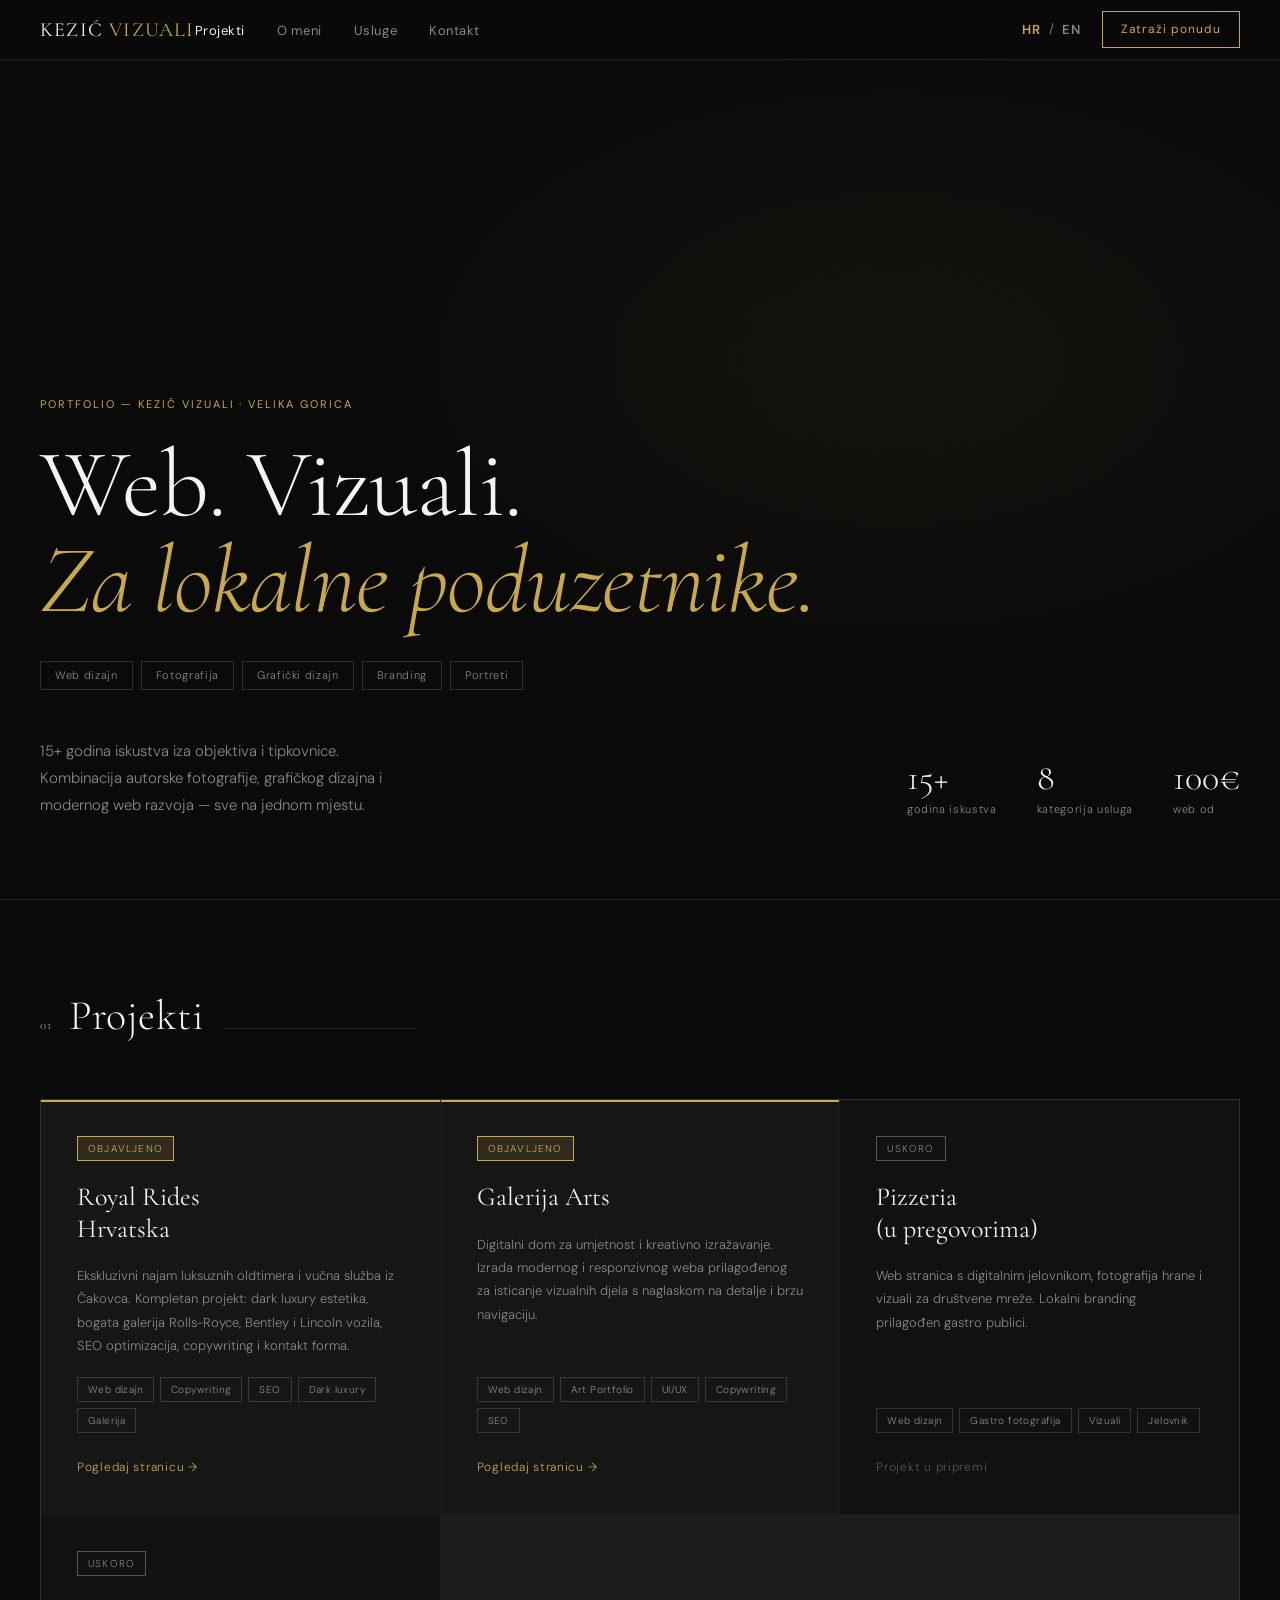
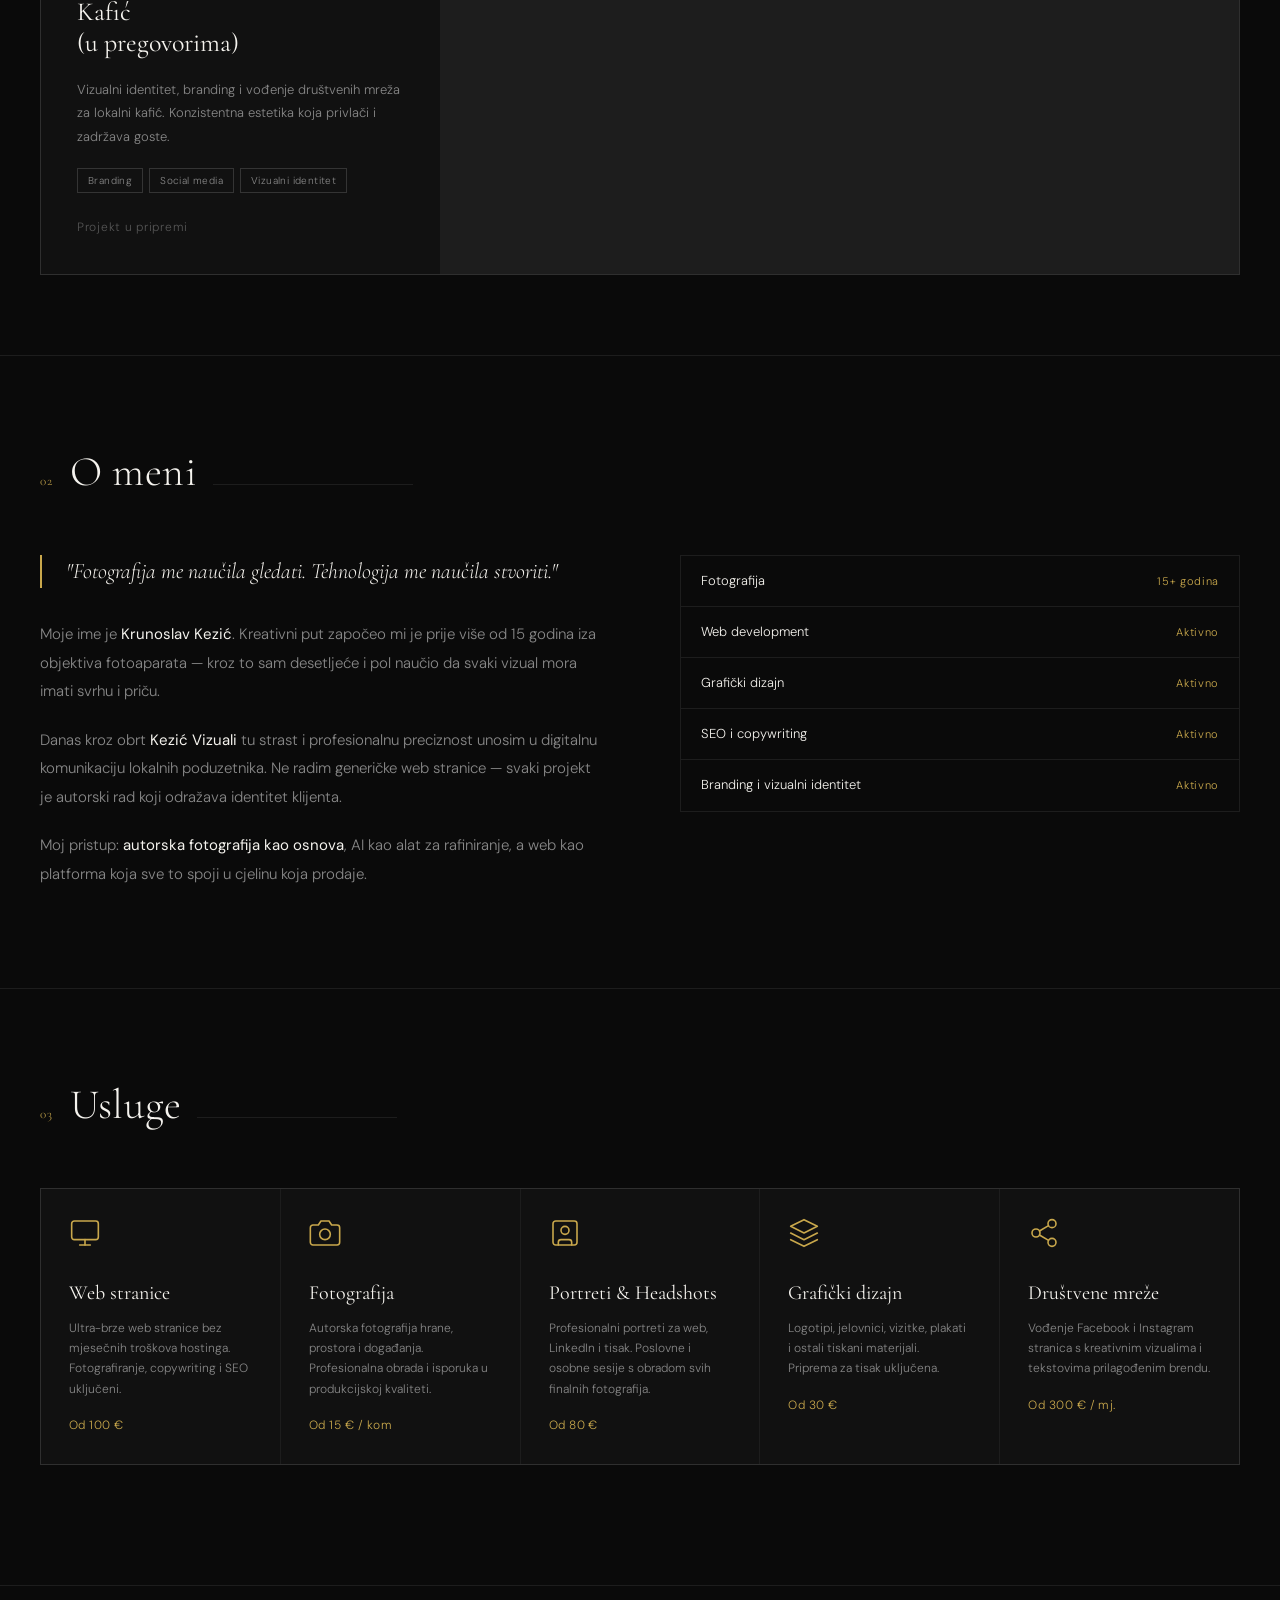
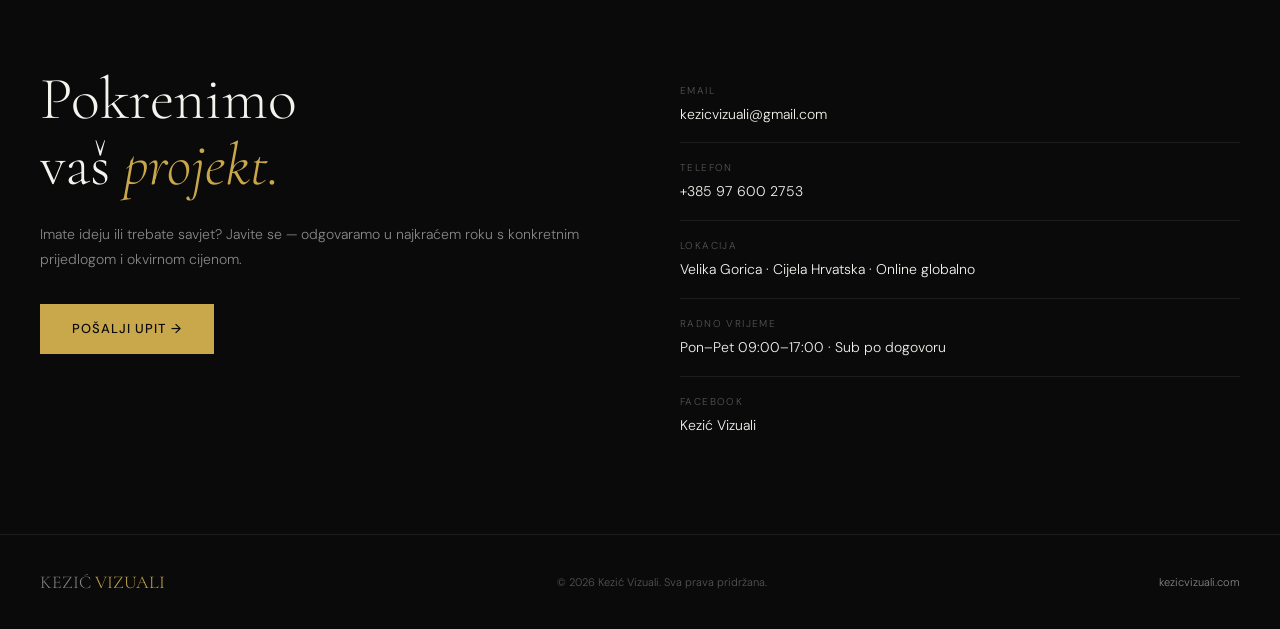
<file: portfolio.html>
<!DOCTYPE html>
<html lang="hr">
<head>
  <meta charset="UTF-8">
  <meta name="viewport" content="width=device-width, initial-scale=1.0">
  <meta name="description" content="Kezić Vizuali — Kreativni studio za web, fotografiju i grafički dizajn. Velika Gorica.">
  <meta property="og:title" content="Portfolio — Kezić Vizuali">
  <meta property="og:description" content="Web stranice, fotografija i grafički dizajn za lokalne poduzetnike.">
  <meta property="og:image" content="https://kezicvizuali.com/logo-za-share.jpg">
  <meta property="og:url" content="https://kezicvizuali.com/portfolio.html">
  <meta name="twitter:card" content="summary_large_image">
  <meta name="twitter:title" content="Portfolio — Kezić Vizuali">
  <meta name="twitter:description" content="Web stranice, fotografija i grafički dizajn za lokalne poduzetnike.">
  <meta name="twitter:image" content="https://kezicvizuali.com/logo-za-share.jpg">
  <link rel="canonical" href="https://kezicvizuali.com/portfolio.html">
  <title>Portfolio — Kezić Vizuali</title>
  <link rel="icon" type="image/png" href="favicon.png">
  <link rel="preconnect" href="https://fonts.googleapis.com">
  <link rel="preconnect" href="https://fonts.gstatic.com" crossorigin>
  <link href="https://fonts.googleapis.com/css2?family=Cormorant+Garamond:ital,wght@0,300;0,400;0,500;1,300;1,400&family=DM+Sans:wght@300;400;500&display=swap" rel="stylesheet">
  <style>
    *, *::before, *::after { box-sizing: border-box; margin: 0; padding: 0; }
    :root { --black: #0a0a0a; --near-black: #111; --surface: #161616; --surface2: #1e1e1e; --border: rgba(255,255,255,0.08); --border-strong: rgba(255,255,255,0.15); --gold: #c9a84c; --gold-light: #e8c97a; --gold-dim: rgba(201,168,76,0.15); --white: #f5f3ee; --muted: #888; --muted2: #555; --font-display: 'Cormorant Garamond', Georgia, serif; --font-body: 'DM Sans', sans-serif; }
    html { scroll-behavior: smooth; }
    body { background: var(--black); color: var(--white); font-family: var(--font-body); font-weight: 300; line-height: 1.7; -webkit-font-smoothing: antialiased; overflow-x: hidden; }
    nav { position: fixed; top: 0; left: 0; right: 0; z-index: 100; background: rgba(10,10,10,0.92); backdrop-filter: blur(12px); border-bottom: 1px solid var(--border); padding: 0 40px; height: 60px; display: flex; align-items: center; justify-content: space-between; }
    .nav-logo { font-family: var(--font-display); font-size: 20px; font-weight: 400; letter-spacing: 0.06em; color: var(--white); text-decoration: none; }
    .nav-logo span { color: var(--gold); }
    .nav-links { display: flex; gap: 32px; list-style: none; }
    .nav-links a { color: var(--muted); text-decoration: none; font-size: 13px; font-weight: 400; letter-spacing: 0.04em; transition: color 0.2s; }
    .nav-links a:hover, .nav-links a.active { color: var(--white); }
    .nav-cta { background: transparent; border: 1px solid var(--gold); color: var(--gold); padding: 7px 18px; font-size: 12px; font-family: var(--font-body); font-weight: 400; letter-spacing: 0.08em; cursor: pointer; text-decoration: none; transition: background 0.2s, color 0.2s; }
    .nav-cta:hover { background: var(--gold); color: var(--black); }
    .hero { min-height: 100vh; display: flex; flex-direction: column; justify-content: flex-end; padding: 120px 40px 80px; position: relative; border-bottom: 1px solid var(--border); }
    .hero::before { content: ''; position: absolute; inset: 0; background: radial-gradient(ellipse 60% 50% at 70% 40%, rgba(201,168,76,0.06) 0%, transparent 70%); pointer-events: none; }
    .hero-eyebrow { font-size: 11px; font-weight: 400; letter-spacing: 0.18em; color: var(--gold); text-transform: uppercase; margin-bottom: 24px; }
    .hero-title { font-family: var(--font-display); font-size: clamp(52px, 8vw, 96px); font-weight: 300; line-height: 1.0; letter-spacing: -0.01em; color: var(--white); max-width: 800px; }
    .hero-title em { font-style: italic; color: var(--gold); }
    .hero-bottom { display: flex; align-items: flex-end; justify-content: space-between; margin-top: 48px; gap: 40px; flex-wrap: wrap; }
    .hero-desc { font-size: 15px; color: var(--muted); max-width: 380px; line-height: 1.8; }
    .hero-stats { display: flex; gap: 40px; }
    .hero-stat-num { font-family: var(--font-display); font-size: 36px; font-weight: 300; color: var(--white); line-height: 1; }
    .hero-stat-label { font-size: 11px; color: var(--muted); letter-spacing: 0.06em; margin-top: 4px; }
    .hero-tags { display: flex; gap: 8px; flex-wrap: wrap; margin-top: 32px; }
    .hero-tag { font-size: 11px; color: var(--muted); border: 1px solid var(--border-strong); padding: 4px 14px; letter-spacing: 0.06em; }
    section { padding: 80px 40px; border-bottom: 1px solid var(--border); }
    .section-header { display: flex; align-items: baseline; gap: 16px; margin-bottom: 48px; }
    .section-num { font-family: var(--font-display); font-size: 13px; color: var(--gold); letter-spacing: 0.1em; }
    .section-title { font-family: var(--font-display); font-size: clamp(28px, 4vw, 42px); font-weight: 300; letter-spacing: 0.01em; color: var(--white); }
    .section-line { flex: 1; height: 1px; background: var(--border); max-width: 200px; }
    .projects-grid { display: grid; grid-template-columns: repeat(auto-fit, minmax(300px, 1fr)); gap: 1px; background: var(--border); border: 1px solid var(--border); }
    .project-card { background: var(--near-black); padding: 36px; display: flex; flex-direction: column; gap: 20px; transition: background 0.3s; position: relative; overflow: hidden; }
    .project-card::before { content: ''; position: absolute; top: 0; left: 0; right: 0; height: 2px; background: transparent; transition: background 0.3s; }
    .project-card:hover { background: var(--surface); }
    .project-card:hover::before { background: var(--gold); }
    .project-card.featured::before { background: var(--gold); }
    .project-card.featured { background: var(--surface); }
    .project-badge { display: inline-block; font-size: 10px; letter-spacing: 0.12em; text-transform: uppercase; padding: 3px 10px; border: 1px solid; align-self: flex-start; }
    .badge-done { color: var(--gold); border-color: var(--gold); background: var(--gold-dim); }
    .badge-soon { color: var(--muted); border-color: var(--muted2); }
    .project-name { font-family: var(--font-display); font-size: 26px; font-weight: 400; line-height: 1.2; color: var(--white); }
    .project-desc { font-size: 13px; color: var(--muted); line-height: 1.8; flex: 1; }
    .project-chips { display: flex; gap: 6px; flex-wrap: wrap; }
    .chip { font-size: 10px; color: var(--muted); border: 1px solid var(--border-strong); padding: 3px 10px; letter-spacing: 0.04em; }
    .project-link { display: inline-flex; align-items: center; gap: 6px; font-size: 12px; color: var(--gold); text-decoration: none; letter-spacing: 0.06em; margin-top: 4px; transition: gap 0.2s; }
    .project-link:hover { gap: 10px; }
    .project-link-soon { font-size: 12px; color: var(--muted2); letter-spacing: 0.06em; margin-top: 4px; }
    .about-grid { display: grid; grid-template-columns: 1fr 1fr; gap: 80px; align-items: start; }
    .about-text p { font-size: 15px; color: var(--muted); line-height: 1.9; margin-bottom: 20px; }
    .about-text p strong { color: var(--white); font-weight: 400; }
    .about-quote { font-family: var(--font-display); font-size: 22px; font-style: italic; font-weight: 300; color: var(--white); line-height: 1.5; border-left: 2px solid var(--gold); padding-left: 24px; margin-bottom: 32px; }
    .about-skills { display: flex; flex-direction: column; gap: 0; border: 1px solid var(--border); }
    .skill-row { display: flex; align-items: center; justify-content: space-between; padding: 14px 20px; border-bottom: 1px solid var(--border); transition: background 0.2s; }
    .skill-row:last-child { border-bottom: none; }
    .skill-row:hover { background: var(--surface); }
    .skill-name { font-size: 13px; color: var(--white); }
    .skill-years { font-size: 11px; color: var(--gold); letter-spacing: 0.06em; }
    .services-grid { display: grid; grid-template-columns: repeat(auto-fit, minmax(220px, 1fr)); gap: 1px; background: var(--border); border: 1px solid var(--border); margin-bottom: 40px; }
    .service-card { background: var(--near-black); padding: 28px; transition: background 0.2s; }
    .service-card:hover { background: var(--surface); }
    .service-icon { color: var(--gold); margin-bottom: 18px; display: block; }
    .service-icon svg { width: 32px; height: 32px; stroke-width: 1.2; }
    .service-name { font-family: var(--font-display); font-size: 20px; font-weight: 400; color: var(--white); margin-bottom: 8px; }
    .service-desc { font-size: 12px; color: var(--muted); line-height: 1.7; }
    .service-price { margin-top: 16px; font-size: 12px; color: var(--gold); letter-spacing: 0.04em; }
    .contact-inner { display: grid; grid-template-columns: 1fr 1fr; gap: 80px; align-items: start; }
    .contact-title { font-family: var(--font-display); font-size: clamp(36px, 5vw, 60px); font-weight: 300; line-height: 1.1; margin-bottom: 24px; }
    .contact-title em { font-style: italic; color: var(--gold); }
    .contact-desc { font-size: 14px; color: var(--muted); line-height: 1.8; margin-bottom: 32px; }
    .contact-items { display: flex; flex-direction: column; gap: 0; }
    .contact-item { display: flex; flex-direction: column; padding: 16px 0; border-bottom: 1px solid var(--border); }
    .contact-item:last-child { border-bottom: none; }
    .contact-label { font-size: 10px; letter-spacing: 0.14em; color: var(--muted2); text-transform: uppercase; margin-bottom: 4px; }
    .contact-value { font-size: 14px; color: var(--white); text-decoration: none; transition: color 0.2s; }
    .contact-value:hover { color: var(--gold); }
    .contact-cta { display: inline-block; background: var(--gold); color: var(--black); font-family: var(--font-body); font-size: 13px; font-weight: 500; letter-spacing: 0.08em; padding: 14px 32px; text-decoration: none; text-transform: uppercase; transition: background 0.2s, transform 0.15s; margin-top: 32px; align-self: flex-start; display: block; width: fit-content; }
    .contact-cta:hover { background: var(--gold-light); transform: translateY(-1px); }
    footer { padding: 32px 40px; display: flex; align-items: center; justify-content: space-between; flex-wrap: wrap; gap: 16px; }
    .footer-logo { font-family: var(--font-display); font-size: 18px; color: var(--muted); text-decoration: none; }
    .footer-logo span { color: var(--gold); }
    .footer-copy { font-size: 11px; color: var(--muted2); }
    .footer-link { font-size: 11px; color: var(--muted); text-decoration: none; }
    .footer-link:hover { color: var(--gold); }
    @keyframes fadeUp { from { opacity: 0; transform: translateY(20px); } to { opacity: 1; transform: translateY(0); } }
    .hero-eyebrow { animation: fadeUp 0.6s ease both; }
    .hero-title   { animation: fadeUp 0.6s 0.1s ease both; }
    .hero-bottom  { animation: fadeUp 0.6s 0.2s ease both; }
    .hero-tags    { animation: fadeUp 0.6s 0.3s ease both; }
    @media (max-width: 700px) { nav { padding: 0 20px; } .nav-links { display: none; } .hero { padding: 100px 20px 60px; } section { padding: 60px 20px; } .about-grid, .contact-inner { grid-template-columns: 1fr; gap: 40px; } .hero-stats { gap: 24px; } footer { padding: 24px 20px; } .projects-grid { grid-template-columns: 1fr; } }
  </style>
</head>
<body>

<nav>
  <a href="https://kezicvizuali.com/" class="nav-logo">KEZIĆ <span>VIZUALI</span></a>
  <ul class="nav-links">
    <li><a href="#projekti" class="active" data-hr="Projekti" data-en="Projects">Projekti</a></li>
    <li><a href="#o-meni" data-hr="O meni" data-en="About me">O meni</a></li>
    <li><a href="#usluge" data-hr="Usluge" data-en="Services">Usluge</a></li>
    <li><a href="#kontakt" data-hr="Kontakt" data-en="Contact">Kontakt</a></li>
  </ul>
  <div style="display: flex; align-items: center; gap: 8px; margin-left: auto; margin-right: 20px;">
        <button id="btn-hr" onclick="setLanguage('hr')" style="background:none; border:none; color: var(--gold); font-size: 13px; font-family: var(--font-body); font-weight: 600; cursor: pointer; letter-spacing: 0.08em;">HR</button>
        <span style="color: var(--muted); font-size: 13px;">/</span>
        <button id="btn-en" onclick="setLanguage('en')" style="background:none; border:none; color: var(--muted); font-size: 13px; font-family: var(--font-body); font-weight: 600; cursor: pointer; letter-spacing: 0.08em; transition: color 0.2s;" onmouseover="this.style.color='var(--gold)'" onmouseout="if(document.documentElement.lang !== 'en') this.style.color='var(--muted)'">EN</button>
  </div>
  <a href="#kontakt" class="nav-cta" data-hr="Zatraži ponudu" data-en="Get a quote">Zatraži ponudu</a>
</nav>

<!-- HERO -->
<div class="hero">
  <div class="hero-eyebrow" data-hr="Portfolio — Kezić Vizuali · Velika Gorica" data-en="Portfolio — Kezić Vizuali · Velika Gorica">Portfolio — Kezić Vizuali · Velika Gorica</div>
  <h1 class="hero-title" data-hr="Web. Vizuali.<br><em>Za lokalne poduzetnike.</em>" data-en="Web. Visuals.<br><em>For local entrepreneurs.</em>">
    Web. Vizuali.<br><em>Za lokalne poduzetnike.</em>
  </h1>
  <div class="hero-tags">
    <span class="hero-tag" data-hr="Web dizajn" data-en="Web design">Web dizajn</span>
    <span class="hero-tag" data-hr="Fotografija" data-en="Photography">Fotografija</span>
    <span class="hero-tag" data-hr="Grafički dizajn" data-en="Graphic design">Grafički dizajn</span>
    <span class="hero-tag" data-hr="Branding" data-en="Branding">Branding</span>
    <span class="hero-tag" data-hr="Portreti" data-en="Portraits">Portreti</span>
  </div>
  <div class="hero-bottom">
    <p class="hero-desc" data-hr="15+ godina iskustva iza objektiva i tipkovnice. Kombinacija autorske fotografije, grafičkog dizajna i modernog web razvoja — sve na jednom mjestu." data-en="15+ years of experience behind the lens and keyboard. A combination of original photography, graphic design, and modern web development — all in one place.">15+ godina iskustva iza objektiva i tipkovnice. Kombinacija autorske fotografije, grafičkog dizajna i modernog web razvoja — sve na jednom mjestu.</p>
    <div class="hero-stats">
      <div class="hero-stat">
        <div class="hero-stat-num">15+</div>
        <div class="hero-stat-label" data-hr="godina iskustva" data-en="years of experience">godina iskustva</div>
      </div>
      <div class="hero-stat">
        <div class="hero-stat-num">8</div>
        <div class="hero-stat-label" data-hr="kategorija usluga" data-en="service categories">kategorija usluga</div>
      </div>
      <div class="hero-stat">
        <div class="hero-stat-num">100€</div>
        <div class="hero-stat-label" data-hr="web od" data-en="web from">web od</div>
      </div>
    </div>
  </div>
</div>

<!-- PROJEKTI -->
<section id="projekti">
  <div class="section-header">
    <span class="section-num">01</span>
    <h2 class="section-title" data-hr="Projekti" data-en="Projects">Projekti</h2>
    <div class="section-line"></div>
  </div>

  <div class="projects-grid">
    <div class="project-card featured">
      <span class="project-badge badge-done" data-hr="Objavljeno" data-en="Published">Objavljeno</span>
      <div class="project-name" data-hr="Royal Rides<br>Hrvatska" data-en="Royal Rides<br>Croatia">Royal Rides<br>Hrvatska</div>
      <p class="project-desc" data-hr="Ekskluzivni najam luksuznih oldtimera i vučna služba iz Čakovca. Kompletan projekt: dark luxury estetika, bogata galerija Rolls-Royce, Bentley i Lincoln vozila, SEO optimizacija, copywriting i kontakt forma." data-en="Exclusive rental of luxury classic cars and towing service from Čakovec. Complete project: dark luxury aesthetics, rich gallery of Rolls-Royce, Bentley, and Lincoln vehicles, SEO optimization, copywriting, and contact form.">
        Ekskluzivni najam luksuznih oldtimera i vučna služba iz Čakovca. Kompletan projekt: dark luxury estetika, bogata galerija Rolls-Royce, Bentley i Lincoln vozila, SEO optimizacija, copywriting i kontakt forma.
      </p>
      <div class="project-chips">
        <span class="chip" data-hr="Web dizajn" data-en="Web design">Web dizajn</span>
        <span class="chip" data-hr="Copywriting" data-en="Copywriting">Copywriting</span>
        <span class="chip">SEO</span>
        <span class="chip">Dark luxury</span>
        <span class="chip" data-hr="Galerija" data-en="Gallery">Galerija</span>
      </div>
      <a href="https://royalrides.hr/" class="project-link" target="_blank" rel="noopener" data-hr="Pogledaj stranicu &rarr;" data-en="View website &rarr;">
        Pogledaj stranicu &rarr;
      </a>
    </div>

    <div class="project-card featured">
      <span class="project-badge badge-done" data-hr="Objavljeno" data-en="Published">Objavljeno</span>
      <div class="project-name">Galerija Arts</div>
      <p class="project-desc" data-hr="Digitalni dom za umjetnost i kreativno izražavanje. Izrada modernog i responzivnog weba prilagođenog za isticanje vizualnih djela s naglaskom na detalje i brzu navigaciju." data-en="A digital home for art and creative expression. Development of a modern and responsive website tailored to highlight visual works with an emphasis on details and fast navigation.">
        Digitalni dom za umjetnost i kreativno izražavanje. Izrada modernog i responzivnog weba prilagođenog za isticanje vizualnih djela s naglaskom na detalje i brzu navigaciju.
      </p>
      <div class="project-chips">
        <span class="chip" data-hr="Web dizajn" data-en="Web design">Web dizajn</span>
        <span class="chip">Art Portfolio</span>
        <span class="chip">UI/UX</span>
        <span class="chip" data-hr="Copywriting" data-en="Copywriting">Copywriting</span>
        <span class="chip">SEO</span>
      </div>
      <a href="https://galerijaarts.com/" class="project-link" target="_blank" rel="noopener" data-hr="Pogledaj stranicu &rarr;" data-en="View website &rarr;">
        Pogledaj stranicu &rarr;
      </a>
    </div>

    <div class="project-card">
      <span class="project-badge badge-soon" data-hr="Uskoro" data-en="Soon">Uskoro</span>
      <div class="project-name" data-hr="Pizzeria<br>(u pregovorima)" data-en="Pizzeria<br>(in talks)">Pizzeria<br>(u pregovorima)</div>
      <p class="project-desc" data-hr="Web stranica s digitalnim jelovnikom, fotografija hrane i vizuali za društvene mreže. Lokalni branding prilagođen gastro publici." data-en="Website with a digital menu, food photography, and visuals for social media. Local branding tailored to a gastro audience.">
        Web stranica s digitalnim jelovnikom, fotografija hrane i vizuali za društvene mreže. Lokalni branding prilagođen gastro publici.
      </p>
      <div class="project-chips">
        <span class="chip" data-hr="Web dizajn" data-en="Web design">Web dizajn</span>
        <span class="chip" data-hr="Gastro fotografija" data-en="Gastro photography">Gastro fotografija</span>
        <span class="chip" data-hr="Vizuali" data-en="Visuals">Vizuali</span>
        <span class="chip" data-hr="Jelovnik" data-en="Menu">Jelovnik</span>
      </div>
      <span class="project-link-soon" data-hr="Projekt u pripremi" data-en="Project in preparation">Projekt u pripremi</span>
    </div>

    <div class="project-card">
      <span class="project-badge badge-soon" data-hr="Uskoro" data-en="Soon">Uskoro</span>
      <div class="project-name" data-hr="Kafić<br>(u pregovorima)" data-en="Cafe<br>(in talks)">Kafić<br>(u pregovorima)</div>
      <p class="project-desc" data-hr="Vizualni identitet, branding i vođenje društvenih mreža za lokalni kafić. Konzistentna estetika koja privlači i zadržava goste." data-en="Visual identity, branding, and social media management for a local cafe. Consistent aesthetics that attract and retain guests.">
        Vizualni identitet, branding i vođenje društvenih mreža za lokalni kafić. Konzistentna estetika koja privlači i zadržava goste.
      </p>
      <div class="project-chips">
        <span class="chip" data-hr="Branding" data-en="Branding">Branding</span>
        <span class="chip">Social media</span>
        <span class="chip" data-hr="Vizualni identitet" data-en="Visual identity">Vizualni identitet</span>
      </div>
      <span class="project-link-soon" data-hr="Projekt u pripremi" data-en="Project in preparation">Projekt u pripremi</span>
    </div>

  </div>
</section>

<!-- O MENI -->
<section id="o-meni">
  <div class="section-header">
    <span class="section-num">02</span>
    <h2 class="section-title" data-hr="O meni" data-en="About me">O meni</h2>
    <div class="section-line"></div>
  </div>

  <div class="about-grid">
    <div class="about-text">
      <div class="about-quote" data-hr="&quot;Fotografija me naučila gledati. Tehnologija me naučila stvoriti.&quot;" data-en="&quot;Photography taught me how to look. Technology taught me how to create.&quot;">"Fotografija me naučila gledati. Tehnologija me naučila stvoriti."</div>
      <p data-hr="Moje ime je <strong>Krunoslav Kezić</strong>. Kreativni put započeo mi je prije više od 15 godina iza objektiva fotoaparata — kroz to sam desetljeće i pol naučio da svaki vizual mora imati svrhu i priču." data-en="My name is <strong>Krunoslav Kezić</strong>. My creative journey started more than 15 years ago behind a camera lens — over that decade and a half, I learned that every visual must have a purpose and a story.">Moje ime je <strong>Krunoslav Kezić</strong>. Kreativni put započeo mi je prije više od 15 godina iza objektiva fotoaparata — kroz to sam desetljeće i pol naučio da svaki vizual mora imati svrhu i priču.</p>
      <p data-hr="Danas kroz obrt <strong>Kezić Vizuali</strong> tu strast i profesionalnu preciznost unosim u digitalnu komunikaciju lokalnih poduzetnika. Ne radim generičke web stranice — svaki projekt je autorski rad koji odražava identitet klijenta." data-en="Today, through my business <strong>Kezić Vizuali</strong>, I bring that passion and professional precision to the digital communication of local entrepreneurs. I don't do generic websites — every project is an author's work that reflects the client's identity.">Danas kroz obrt <strong>Kezić Vizuali</strong> tu strast i profesionalnu preciznost unosim u digitalnu komunikaciju lokalnih poduzetnika. Ne radim generičke web stranice — svaki projekt je autorski rad koji odražava identitet klijenta.</p>
      <p data-hr="Moj pristup: <strong>autorska fotografija kao osnova</strong>, AI kao alat za rafiniranje, a web kao platforma koja sve to spoji u cjelinu koja prodaje." data-en="My approach: <strong>author's photography as the foundation</strong>, AI as a tool for refinement, and the web as a platform that brings it all together into a whole that sells.">Moj pristup: <strong>autorska fotografija kao osnova</strong>, AI kao alat za rafiniranje, a web kao platforma koja sve to spoji u cjelinu koja prodaje.</p>
    </div>
    <div>
      <div class="about-skills">
        <div class="skill-row">
          <span class="skill-name" data-hr="Fotografija" data-en="Photography">Fotografija</span>
          <span class="skill-years" data-hr="15+ godina" data-en="15+ years">15+ godina</span>
        </div>
        <div class="skill-row">
          <span class="skill-name">Web development</span>
          <span class="skill-years" data-hr="Aktivno" data-en="Active">Aktivno</span>
        </div>
        <div class="skill-row">
          <span class="skill-name" data-hr="Grafički dizajn" data-en="Graphic design">Grafički dizajn</span>
          <span class="skill-years" data-hr="Aktivno" data-en="Active">Aktivno</span>
        </div>
        <div class="skill-row">
          <span class="skill-name" data-hr="SEO i copywriting" data-en="SEO and copywriting">SEO i copywriting</span>
          <span class="skill-years" data-hr="Aktivno" data-en="Active">Aktivno</span>
        </div>
        <div class="skill-row">
          <span class="skill-name" data-hr="Branding i vizualni identitet" data-en="Branding and visual identity">Branding i vizualni identitet</span>
          <span class="skill-years" data-hr="Aktivno" data-en="Active">Aktivno</span>
        </div>
      </div>
    </div>
  </div>
</section>

<!-- USLUGE -->
<section id="usluge">
  <div class="section-header">
    <span class="section-num">03</span>
    <h2 class="section-title" data-hr="Usluge" data-en="Services">Usluge</h2>
    <div class="section-line"></div>
  </div>

  <div class="services-grid">
    <div class="service-card">
      <span class="service-icon"><svg xmlns="http://www.w3.org/2000/svg" viewBox="0 0 24 24" fill="none" stroke="currentColor" stroke-linecap="round" stroke-linejoin="round"><rect x="2" y="3" width="20" height="14" rx="2" ry="2"/><line x1="8" y1="21" x2="16" y2="21"/><line x1="12" y1="17" x2="12" y2="21"/></svg></span>
      <div class="service-name" data-hr="Web stranice" data-en="Websites">Web stranice</div>
      <p class="service-desc" data-hr="Ultra-brze web stranice bez mjesečnih troškova hostinga. Fotografiranje, copywriting i SEO uključeni." data-en="Ultra-fast websites with no monthly hosting costs. Photography, copywriting, and SEO included.">Ultra-brze web stranice bez mjesečnih troškova hostinga. Fotografiranje, copywriting i SEO uključeni.</p>
      <div class="service-price" data-hr="Od 100 €" data-en="From 100 €">Od 100 €</div>
    </div>
    <div class="service-card">
      <span class="service-icon"><svg xmlns="http://www.w3.org/2000/svg" viewBox="0 0 24 24" fill="none" stroke="currentColor" stroke-linecap="round" stroke-linejoin="round"><path d="M23 19a2 2 0 0 1-2 2H3a2 2 0 0 1-2-2V8a2 2 0 0 1 2-2h4l2-3h6l2 3h4a2 2 0 0 1 2 2z"/><circle cx="12" cy="13" r="4"/></svg></span>
      <div class="service-name" data-hr="Fotografija" data-en="Photography">Fotografija</div>
      <p class="service-desc" data-hr="Autorska fotografija hrane, prostora i događanja. Profesionalna obrada i isporuka u produkcijskoj kvaliteti." data-en="Author's photography of food, spaces, and events. Professional editing and delivery in production quality.">Autorska fotografija hrane, prostora i događanja. Profesionalna obrada i isporuka u produkcijskoj kvaliteti.</p>
      <div class="service-price" data-hr="Od 15 € / kom" data-en="From 15 € / piece">Od 15 € / kom</div>
    </div>
    <div class="service-card">
      <span class="service-icon"><svg xmlns="http://www.w3.org/2000/svg" viewBox="0 0 24 24" fill="none" stroke="currentColor" stroke-linecap="round" stroke-linejoin="round"><rect x="3" y="3" width="18" height="18" rx="2" ry="2"/><circle cx="12" cy="10" r="3"/><path d="M7 21v-2a2 2 0 0 1 2-2h6a2 2 0 0 1 2 2v2"/></svg></span>
      <div class="service-name" data-hr="Portreti & Headshots" data-en="Portraits & Headshots">Portreti & Headshots</div>
      <p class="service-desc" data-hr="Profesionalni portreti za web, LinkedIn i tisak. Poslovne i osobne sesije s obradom svih finalnih fotografija." data-en="Professional portraits for the web, LinkedIn, and print. Business and personal sessions with editing of all final photos.">Profesionalni portreti za web, LinkedIn i tisak. Poslovne i osobne sesije s obradom svih finalnih fotografija.</p>
      <div class="service-price" data-hr="Od 80 €" data-en="From 80 €">Od 80 €</div>
    </div>
    <div class="service-card">
      <span class="service-icon"><svg xmlns="http://www.w3.org/2000/svg" viewBox="0 0 24 24" fill="none" stroke="currentColor" stroke-linecap="round" stroke-linejoin="round"><polygon points="12 2 2 7 12 12 22 7 12 2"/><polyline points="2 12 12 17 22 12"/><polyline points="2 17 12 22 22 17"/></svg></span>
      <div class="service-name" data-hr="Grafički dizajn" data-en="Graphic design">Grafički dizajn</div>
      <p class="service-desc" data-hr="Logotipi, jelovnici, vizitke, plakati i ostali tiskani materijali. Priprema za tisak uključena." data-en="Logos, menus, business cards, posters, and other printed materials. Pre-press included.">Logotipi, jelovnici, vizitke, plakati i ostali tiskani materijali. Priprema za tisak uključena.</p>
      <div class="service-price" data-hr="Od 30 €" data-en="From 30 €">Od 30 €</div>
    </div>
    <div class="service-card">
      <span class="service-icon"><svg xmlns="http://www.w3.org/2000/svg" viewBox="0 0 24 24" fill="none" stroke="currentColor" stroke-linecap="round" stroke-linejoin="round"><circle cx="18" cy="5" r="3"/><circle cx="6" cy="12" r="3"/><circle cx="18" cy="19" r="3"/><line x1="8.59" y1="13.51" x2="15.42" y2="17.49"/><line x1="15.41" y1="6.51" x2="8.59" y2="10.49"/></svg></span>
      <div class="service-name" data-hr="Društvene mreže" data-en="Social media">Društvene mreže</div>
      <p class="service-desc" data-hr="Vođenje Facebook i Instagram stranica s kreativnim vizualima i tekstovima prilagođenim brendu." data-en="Management of Facebook and Instagram pages with creative visuals and texts tailored to the brand.">Vođenje Facebook i Instagram stranica s kreativnim vizualima i tekstovima prilagođenim brendu.</p>
      <div class="service-price" data-hr="Od 300 € / mj." data-en="From 300 € / mo.">Od 300 € / mj.</div>
    </div>
  </div>
</section>

<!-- KONTAKT -->
<section id="kontakt">
  <div class="contact-inner">
    <div>
      <h2 class="contact-title" data-hr="Pokrenimo<br>vaš <em>projekt.</em>" data-en="Let's start<br>your <em>project.</em>">Pokrenimo<br>vaš <em>projekt.</em></h2>
      <p class="contact-desc" data-hr="Imate ideju ili trebate savjet? Javite se — odgovaramo u najkraćem roku s konkretnim prijedlogom i okvirnom cijenom." data-en="Have an idea or need advice? Get in touch — we respond as soon as possible with a concrete proposal and estimated price.">Imate ideju ili trebate savjet? Javite se — odgovaramo u najkraćem roku s konkretnim prijedlogom i okvirnom cijenom.</p>
      <a href="mailto:kezicvizuali@gmail.com" class="contact-cta" data-hr="Pošalji upit &rarr;" data-en="Send inquiry &rarr;">Pošalji upit &rarr;</a>
    </div>
    <div>
      <div class="contact-items">
        <div class="contact-item">
          <span class="contact-label">Email</span>
          <a href="mailto:kezicvizuali@gmail.com" class="contact-value">kezicvizuali@gmail.com</a>
        </div>
        <div class="contact-item">
          <span class="contact-label" data-hr="Telefon" data-en="Phone">Telefon</span>
          <a href="tel:+385976002753" class="contact-value">+385 97 600 2753</a>
        </div>
        <div class="contact-item">
          <span class="contact-label" data-hr="Lokacija" data-en="Location">Lokacija</span>
          <span class="contact-value" data-hr="Velika Gorica · Cijela Hrvatska · Online globalno" data-en="Velika Gorica · All of Croatia · Online globally">Velika Gorica · Cijela Hrvatska · Online globalno</span>
        </div>
        <div class="contact-item">
          <span class="contact-label" data-hr="Radno vrijeme" data-en="Working hours">Radno vrijeme</span>
          <span class="contact-value" data-hr="Pon–Pet 09:00–17:00 · Sub po dogovoru" data-en="Mon–Fri 09:00–17:00 · Sat by appointment">Pon–Pet 09:00–17:00 · Sub po dogovoru</span>
        </div>
        <div class="contact-item">
          <span class="contact-label">Facebook</span>
          <a href="https://www.facebook.com/kezicvizuali.vg" class="contact-value" target="_blank" rel="noopener">Kezić Vizuali</a>
        </div>
      </div>
    </div>
  </div>
</section>

<footer>
  <a href="https://kezicvizuali.com/" class="footer-logo">KEZIĆ <span>VIZUALI</span></a>
  <span class="footer-copy" data-hr="&copy; 2026 Kezić Vizuali. Sva prava pridržana." data-en="&copy; 2026 Kezić Vizuali. All rights reserved.">&copy; 2026 Kezić Vizuali. Sva prava pridržana.</span>
  <a href="https://kezicvizuali.com/" class="footer-link">kezicvizuali.com</a>
</footer>

<script>
    function setLanguage(lang) {
        document.documentElement.lang = lang;
        document.querySelectorAll('[data-hr]').forEach(el => {
            if (lang === 'en' && el.hasAttribute('data-en')) {
                el.innerHTML = el.getAttribute('data-en');
            } else {
                el.innerHTML = el.getAttribute('data-hr');
            }
        });
        const btnHr = document.getElementById('btn-hr');
        const btnEn = document.getElementById('btn-en');
        if(btnHr && btnEn) {
            if (lang === 'en') {
                btnEn.style.color = 'var(--gold)';
                btnHr.style.color = 'var(--muted)';
            } else {
                btnHr.style.color = 'var(--gold)';
                btnEn.style.color = 'var(--muted)';
            }
        }
    }
</script>
</body>
</html>
</file>
<file: studio/assets/index-ChYsIyiq.css>
*,:before,:after{--tw-border-spacing-x: 0;--tw-border-spacing-y: 0;--tw-translate-x: 0;--tw-translate-y: 0;--tw-rotate: 0;--tw-skew-x: 0;--tw-skew-y: 0;--tw-scale-x: 1;--tw-scale-y: 1;--tw-pan-x: ;--tw-pan-y: ;--tw-pinch-zoom: ;--tw-scroll-snap-strictness: proximity;--tw-gradient-from-position: ;--tw-gradient-via-position: ;--tw-gradient-to-position: ;--tw-ordinal: ;--tw-slashed-zero: ;--tw-numeric-figure: ;--tw-numeric-spacing: ;--tw-numeric-fraction: ;--tw-ring-inset: ;--tw-ring-offset-width: 0px;--tw-ring-offset-color: #fff;--tw-ring-color: rgb(59 130 246 / .5);--tw-ring-offset-shadow: 0 0 #0000;--tw-ring-shadow: 0 0 #0000;--tw-shadow: 0 0 #0000;--tw-shadow-colored: 0 0 #0000;--tw-blur: ;--tw-brightness: ;--tw-contrast: ;--tw-grayscale: ;--tw-hue-rotate: ;--tw-invert: ;--tw-saturate: ;--tw-sepia: ;--tw-drop-shadow: ;--tw-backdrop-blur: ;--tw-backdrop-brightness: ;--tw-backdrop-contrast: ;--tw-backdrop-grayscale: ;--tw-backdrop-hue-rotate: ;--tw-backdrop-invert: ;--tw-backdrop-opacity: ;--tw-backdrop-saturate: ;--tw-backdrop-sepia: ;--tw-contain-size: ;--tw-contain-layout: ;--tw-contain-paint: ;--tw-contain-style: }::backdrop{--tw-border-spacing-x: 0;--tw-border-spacing-y: 0;--tw-translate-x: 0;--tw-translate-y: 0;--tw-rotate: 0;--tw-skew-x: 0;--tw-skew-y: 0;--tw-scale-x: 1;--tw-scale-y: 1;--tw-pan-x: ;--tw-pan-y: ;--tw-pinch-zoom: ;--tw-scroll-snap-strictness: proximity;--tw-gradient-from-position: ;--tw-gradient-via-position: ;--tw-gradient-to-position: ;--tw-ordinal: ;--tw-slashed-zero: ;--tw-numeric-figure: ;--tw-numeric-spacing: ;--tw-numeric-fraction: ;--tw-ring-inset: ;--tw-ring-offset-width: 0px;--tw-ring-offset-color: #fff;--tw-ring-color: rgb(59 130 246 / .5);--tw-ring-offset-shadow: 0 0 #0000;--tw-ring-shadow: 0 0 #0000;--tw-shadow: 0 0 #0000;--tw-shadow-colored: 0 0 #0000;--tw-blur: ;--tw-brightness: ;--tw-contrast: ;--tw-grayscale: ;--tw-hue-rotate: ;--tw-invert: ;--tw-saturate: ;--tw-sepia: ;--tw-drop-shadow: ;--tw-backdrop-blur: ;--tw-backdrop-brightness: ;--tw-backdrop-contrast: ;--tw-backdrop-grayscale: ;--tw-backdrop-hue-rotate: ;--tw-backdrop-invert: ;--tw-backdrop-opacity: ;--tw-backdrop-saturate: ;--tw-backdrop-sepia: ;--tw-contain-size: ;--tw-contain-layout: ;--tw-contain-paint: ;--tw-contain-style: }*,:before,:after{box-sizing:border-box;border-width:0;border-style:solid;border-color:#e5e7eb}:before,:after{--tw-content: ""}html,:host{line-height:1.5;-webkit-text-size-adjust:100%;-moz-tab-size:4;-o-tab-size:4;tab-size:4;font-family:ui-sans-serif,system-ui,sans-serif,"Apple Color Emoji","Segoe UI Emoji",Segoe UI Symbol,"Noto Color Emoji";font-feature-settings:normal;font-variation-settings:normal;-webkit-tap-highlight-color:transparent}body{margin:0;line-height:inherit}hr{height:0;color:inherit;border-top-width:1px}abbr:where([title]){-webkit-text-decoration:underline dotted;text-decoration:underline dotted}h1,h2,h3,h4,h5,h6{font-size:inherit;font-weight:inherit}a{color:inherit;text-decoration:inherit}b,strong{font-weight:bolder}code,kbd,samp,pre{font-family:ui-monospace,SFMono-Regular,Menlo,Monaco,Consolas,Liberation Mono,Courier New,monospace;font-feature-settings:normal;font-variation-settings:normal;font-size:1em}small{font-size:80%}sub,sup{font-size:75%;line-height:0;position:relative;vertical-align:baseline}sub{bottom:-.25em}sup{top:-.5em}table{text-indent:0;border-color:inherit;border-collapse:collapse}button,input,optgroup,select,textarea{font-family:inherit;font-feature-settings:inherit;font-variation-settings:inherit;font-size:100%;font-weight:inherit;line-height:inherit;letter-spacing:inherit;color:inherit;margin:0;padding:0}button,select{text-transform:none}button,input:where([type=button]),input:where([type=reset]),input:where([type=submit]){-webkit-appearance:button;background-color:transparent;background-image:none}:-moz-focusring{outline:auto}:-moz-ui-invalid{box-shadow:none}progress{vertical-align:baseline}::-webkit-inner-spin-button,::-webkit-outer-spin-button{height:auto}[type=search]{-webkit-appearance:textfield;outline-offset:-2px}::-webkit-search-decoration{-webkit-appearance:none}::-webkit-file-upload-button{-webkit-appearance:button;font:inherit}summary{display:list-item}blockquote,dl,dd,h1,h2,h3,h4,h5,h6,hr,figure,p,pre{margin:0}fieldset{margin:0;padding:0}legend{padding:0}ol,ul,menu{list-style:none;margin:0;padding:0}dialog{padding:0}textarea{resize:vertical}input::-moz-placeholder,textarea::-moz-placeholder{opacity:1;color:#9ca3af}input::placeholder,textarea::placeholder{opacity:1;color:#9ca3af}button,[role=button]{cursor:pointer}:disabled{cursor:default}img,svg,video,canvas,audio,iframe,embed,object{display:block;vertical-align:middle}img,video{max-width:100%;height:auto}[hidden]:where(:not([hidden=until-found])){display:none}.fixed{position:fixed}.absolute{position:absolute}.relative{position:relative}.inset-0{top:0;right:0;bottom:0;left:0}.bottom-6{bottom:1.5rem}.left-1\/2{left:50%}.left-1\/4{left:25%}.left-4{left:1rem}.right-4{right:1rem}.top-1\/2{top:50%}.top-1\/3{top:33.333333%}.top-1\/4{top:25%}.top-2{top:.5rem}.top-4{top:1rem}.top-8{top:2rem}.z-10{z-index:10}.z-50{z-index:50}.mx-auto{margin-left:auto;margin-right:auto}.my-4{margin-top:1rem;margin-bottom:1rem}.mb-1{margin-bottom:.25rem}.mb-2{margin-bottom:.5rem}.mb-3{margin-bottom:.75rem}.mb-4{margin-bottom:1rem}.mb-6{margin-bottom:1.5rem}.ml-4{margin-left:1rem}.mt-0\.5{margin-top:.125rem}.mt-1{margin-top:.25rem}.mt-2{margin-top:.5rem}.mt-3{margin-top:.75rem}.mt-4{margin-top:1rem}.mt-5{margin-top:1.25rem}.block{display:block}.inline-block{display:inline-block}.flex{display:flex}.grid{display:grid}.hidden{display:none}.aspect-video{aspect-ratio:16 / 9}.h-10{height:2.5rem}.h-20{height:5rem}.h-3\.5{height:.875rem}.h-4{height:1rem}.h-5{height:1.25rem}.h-8{height:2rem}.h-9{height:2.25rem}.h-\[18px\]{height:18px}.h-auto{height:auto}.max-h-72{max-height:18rem}.min-h-screen{min-height:100vh}.w-10{width:2.5rem}.w-20{width:5rem}.w-3\.5{width:.875rem}.w-4{width:1rem}.w-40{width:10rem}.w-5{width:1.25rem}.w-8{width:2rem}.w-9{width:2.25rem}.w-\[18px\]{width:18px}.w-full{width:100%}.min-w-0{min-width:0px}.min-w-\[110px\]{min-width:110px}.min-w-\[58px\]{min-width:58px}.max-w-\[150px\]{max-width:150px}.max-w-\[200px\]{max-width:200px}.max-w-md{max-width:28rem}.flex-1{flex:1 1 0%}.flex-shrink-0,.shrink-0{flex-shrink:0}.-translate-x-1\/2{--tw-translate-x: -50%;transform:translate(var(--tw-translate-x),var(--tw-translate-y)) rotate(var(--tw-rotate)) skew(var(--tw-skew-x)) skewY(var(--tw-skew-y)) scaleX(var(--tw-scale-x)) scaleY(var(--tw-scale-y))}.-translate-y-1\/2{--tw-translate-y: -50%;transform:translate(var(--tw-translate-x),var(--tw-translate-y)) rotate(var(--tw-rotate)) skew(var(--tw-skew-x)) skewY(var(--tw-skew-y)) scaleX(var(--tw-scale-x)) scaleY(var(--tw-scale-y))}.rotate-180{--tw-rotate: 180deg;transform:translate(var(--tw-translate-x),var(--tw-translate-y)) rotate(var(--tw-rotate)) skew(var(--tw-skew-x)) skewY(var(--tw-skew-y)) scaleX(var(--tw-scale-x)) scaleY(var(--tw-scale-y))}.scale-110{--tw-scale-x: 1.1;--tw-scale-y: 1.1;transform:translate(var(--tw-translate-x),var(--tw-translate-y)) rotate(var(--tw-rotate)) skew(var(--tw-skew-x)) skewY(var(--tw-skew-y)) scaleX(var(--tw-scale-x)) scaleY(var(--tw-scale-y))}.scale-\[2\.5\]{--tw-scale-x: 2.5;--tw-scale-y: 2.5;transform:translate(var(--tw-translate-x),var(--tw-translate-y)) rotate(var(--tw-rotate)) skew(var(--tw-skew-x)) skewY(var(--tw-skew-y)) scaleX(var(--tw-scale-x)) scaleY(var(--tw-scale-y))}@keyframes pulse{50%{opacity:.5}}.animate-pulse{animation:pulse 2s cubic-bezier(.4,0,.6,1) infinite}.cursor-pointer{cursor:pointer}.grid-cols-2{grid-template-columns:repeat(2,minmax(0,1fr))}.grid-cols-3{grid-template-columns:repeat(3,minmax(0,1fr))}.flex-col{flex-direction:column}.flex-wrap{flex-wrap:wrap}.items-start{align-items:flex-start}.items-end{align-items:flex-end}.items-center{align-items:center}.justify-center{justify-content:center}.justify-between{justify-content:space-between}.gap-1\.5{gap:.375rem}.gap-2{gap:.5rem}.gap-3{gap:.75rem}.gap-\[2px\]{gap:2px}.space-y-0\.5>:not([hidden])~:not([hidden]){--tw-space-y-reverse: 0;margin-top:calc(.125rem * calc(1 - var(--tw-space-y-reverse)));margin-bottom:calc(.125rem * var(--tw-space-y-reverse))}.space-y-2>:not([hidden])~:not([hidden]){--tw-space-y-reverse: 0;margin-top:calc(.5rem * calc(1 - var(--tw-space-y-reverse)));margin-bottom:calc(.5rem * var(--tw-space-y-reverse))}.space-y-2\.5>:not([hidden])~:not([hidden]){--tw-space-y-reverse: 0;margin-top:calc(.625rem * calc(1 - var(--tw-space-y-reverse)));margin-bottom:calc(.625rem * var(--tw-space-y-reverse))}.space-y-3>:not([hidden])~:not([hidden]){--tw-space-y-reverse: 0;margin-top:calc(.75rem * calc(1 - var(--tw-space-y-reverse)));margin-bottom:calc(.75rem * var(--tw-space-y-reverse))}.space-y-4>:not([hidden])~:not([hidden]){--tw-space-y-reverse: 0;margin-top:calc(1rem * calc(1 - var(--tw-space-y-reverse)));margin-bottom:calc(1rem * var(--tw-space-y-reverse))}.space-y-5>:not([hidden])~:not([hidden]){--tw-space-y-reverse: 0;margin-top:calc(1.25rem * calc(1 - var(--tw-space-y-reverse)));margin-bottom:calc(1.25rem * var(--tw-space-y-reverse))}.space-y-6>:not([hidden])~:not([hidden]){--tw-space-y-reverse: 0;margin-top:calc(1.5rem * calc(1 - var(--tw-space-y-reverse)));margin-bottom:calc(1.5rem * var(--tw-space-y-reverse))}.overflow-hidden{overflow:hidden}.overflow-x-auto{overflow-x:auto}.overflow-y-auto{overflow-y:auto}.truncate{overflow:hidden;text-overflow:ellipsis;white-space:nowrap}.whitespace-nowrap{white-space:nowrap}.whitespace-pre-wrap{white-space:pre-wrap}.rounded-2xl{border-radius:1rem}.rounded-\[1\.25rem\]{border-radius:1.25rem}.rounded-\[1\.5rem\]{border-radius:1.5rem}.rounded-\[1\.75rem\]{border-radius:1.75rem}.rounded-\[2rem\]{border-radius:2rem}.rounded-full{border-radius:9999px}.rounded-lg{border-radius:.5rem}.rounded-xl{border-radius:.75rem}.rounded-t-sm{border-top-left-radius:.125rem;border-top-right-radius:.125rem}.border{border-width:1px}.border-2{border-width:2px}.border-l-2{border-left-width:2px}.border-t{border-top-width:1px}.border-dashed{border-style:dashed}.border-\[var\(--gold-2\)\]{border-color:var(--gold-2)}.border-transparent{border-color:transparent}.border-white{--tw-border-opacity: 1;border-color:rgb(255 255 255 / var(--tw-border-opacity, 1))}.bg-black{--tw-bg-opacity: 1;background-color:rgb(0 0 0 / var(--tw-bg-opacity, 1))}.bg-black\/30{background-color:#0000004d}.bg-black\/40{background-color:#0006}.bg-black\/70{background-color:#000000b3}.bg-white\/10{background-color:#ffffff1a}.p-1{padding:.25rem}.p-16{padding:4rem}.p-2{padding:.5rem}.p-3{padding:.75rem}.p-3\.5{padding:.875rem}.p-4{padding:1rem}.p-5{padding:1.25rem}.p-6{padding:1.5rem}.p-8{padding:2rem}.px-2{padding-left:.5rem;padding-right:.5rem}.px-3{padding-left:.75rem;padding-right:.75rem}.px-4{padding-left:1rem;padding-right:1rem}.px-5{padding-left:1.25rem;padding-right:1.25rem}.py-1\.5{padding-top:.375rem;padding-bottom:.375rem}.py-2{padding-top:.5rem;padding-bottom:.5rem}.py-2\.5{padding-top:.625rem;padding-bottom:.625rem}.py-3{padding-top:.75rem;padding-bottom:.75rem}.py-4{padding-top:1rem;padding-bottom:1rem}.pb-12{padding-bottom:3rem}.pb-32{padding-bottom:8rem}.pb-5{padding-bottom:1.25rem}.pb-8{padding-bottom:2rem}.pt-1{padding-top:.25rem}.pt-10{padding-top:2.5rem}.pt-2{padding-top:.5rem}.pt-4{padding-top:1rem}.text-left{text-align:left}.text-center{text-align:center}.font-sans{font-family:ui-sans-serif,system-ui,sans-serif,"Apple Color Emoji","Segoe UI Emoji",Segoe UI Symbol,"Noto Color Emoji"}.text-2xl{font-size:1.5rem;line-height:2rem}.text-3xl{font-size:1.875rem;line-height:2.25rem}.text-4xl{font-size:2.25rem;line-height:2.5rem}.text-5xl{font-size:3rem;line-height:1}.text-\[10px\]{font-size:10px}.text-\[11\.5px\]{font-size:11.5px}.text-\[11px\]{font-size:11px}.text-\[12px\]{font-size:12px}.text-\[13px\]{font-size:13px}.text-\[14px\]{font-size:14px}.text-base{font-size:1rem;line-height:1.5rem}.text-lg{font-size:1.125rem;line-height:1.75rem}.text-sm{font-size:.875rem;line-height:1.25rem}.text-xl{font-size:1.25rem;line-height:1.75rem}.text-xs{font-size:.75rem;line-height:1rem}.font-medium{font-weight:500}.font-semibold{font-weight:600}.uppercase{text-transform:uppercase}.italic{font-style:italic}.not-italic{font-style:normal}.leading-none{line-height:1}.leading-relaxed{line-height:1.625}.leading-snug{line-height:1.375}.leading-tight{line-height:1.25}.tracking-\[0\.6em\]{letter-spacing:.6em}.tracking-tight{letter-spacing:-.025em}.tracking-tighter{letter-spacing:-.05em}.tracking-wide{letter-spacing:.025em}.tracking-wider{letter-spacing:.05em}.tracking-widest{letter-spacing:.1em}.text-\[var\(--text\)\]{color:var(--text)}.text-\[var\(--text-dim\)\]{color:var(--text-dim)}.text-\[var\(--text-faint\)\]{color:var(--text-faint)}.text-zinc-400{--tw-text-opacity: 1;color:rgb(161 161 170 / var(--tw-text-opacity, 1))}.text-zinc-500{--tw-text-opacity: 1;color:rgb(113 113 122 / var(--tw-text-opacity, 1))}.text-zinc-600{--tw-text-opacity: 1;color:rgb(82 82 91 / var(--tw-text-opacity, 1))}.text-zinc-700{--tw-text-opacity: 1;color:rgb(63 63 70 / var(--tw-text-opacity, 1))}.underline{text-decoration-line:underline}.opacity-25{opacity:.25}.opacity-50{opacity:.5}.opacity-60{opacity:.6}.blur-3xl{--tw-blur: blur(64px);filter:var(--tw-blur) var(--tw-brightness) var(--tw-contrast) var(--tw-grayscale) var(--tw-hue-rotate) var(--tw-invert) var(--tw-saturate) var(--tw-sepia) var(--tw-drop-shadow)}.drop-shadow{--tw-drop-shadow: drop-shadow(0 1px 2px rgb(0 0 0 / .1)) drop-shadow(0 1px 1px rgb(0 0 0 / .06));filter:var(--tw-blur) var(--tw-brightness) var(--tw-contrast) var(--tw-grayscale) var(--tw-hue-rotate) var(--tw-invert) var(--tw-saturate) var(--tw-sepia) var(--tw-drop-shadow)}.filter{filter:var(--tw-blur) var(--tw-brightness) var(--tw-contrast) var(--tw-grayscale) var(--tw-hue-rotate) var(--tw-invert) var(--tw-saturate) var(--tw-sepia) var(--tw-drop-shadow)}.transition-all{transition-property:all;transition-timing-function:cubic-bezier(.4,0,.2,1);transition-duration:.15s}.transition-transform{transition-property:transform;transition-timing-function:cubic-bezier(.4,0,.2,1);transition-duration:.15s}.duration-1000{transition-duration:1s}.duration-300{transition-duration:.3s}.duration-700{transition-duration:.7s}:root{--bg: #0a0806;--panel: rgba(19, 15, 11, .72);--panel-solid: #120e0a;--line: rgba(201, 164, 74, .16);--line-strong: rgba(201, 164, 74, .38);--gold-1: #f3e0a8;--gold-2: #cda43c;--gold-3: #8a6a24;--text: #f1ebdd;--text-dim: #948c7c;--text-faint: #5c5648;--danger: #e2685a}*{box-sizing:border-box}body{font-family:Jost,sans-serif;background:radial-gradient(ellipse 900px 480px at 50% -8%,rgba(205,164,60,.14),transparent 62%),radial-gradient(ellipse 600px 400px at 100% 100%,rgba(138,106,36,.08),transparent 60%),var(--bg);background-attachment:fixed;color:var(--text);overflow-x:hidden;-webkit-tap-highlight-color:transparent}.font-display{font-family:Cormorant Garamond,serif}.gold-text{background:linear-gradient(135deg,var(--gold-1),var(--gold-2) 55%,var(--gold-3));-webkit-background-clip:text;background-clip:text;color:transparent}.panel{background:var(--panel);-webkit-backdrop-filter:blur(18px);backdrop-filter:blur(18px);border:1px solid var(--line);position:relative}.panel-marked:before,.panel-marked:after{content:"";position:absolute;width:16px;height:16px;border-color:var(--gold-2);opacity:.5;pointer-events:none}.panel-marked:before{top:16px;left:16px;border-top:1.5px solid;border-left:1.5px solid;border-top-left-radius:6px}.panel-marked:after{bottom:16px;right:16px;border-bottom:1.5px solid;border-right:1.5px solid;border-bottom-right-radius:6px}.hairline{height:1px;background:linear-gradient(90deg,transparent,var(--line-strong),transparent)}.fade-in{animation:fadeIn .35s ease-out forwards}@keyframes fadeIn{0%{opacity:0;transform:translateY(6px)}to{opacity:1;transform:translateY(0)}}select,input{background:#100c08!important;border:1px solid var(--line)!important;color:var(--text);outline:none;padding:10px 12px;border-radius:12px;width:100%;font-size:14px;font-family:Jost,sans-serif}select:focus,input:focus{border-color:var(--gold-2)!important}input[type=range]{padding:0;accent-color:var(--gold-2)}input[type=color]{padding:2px;height:40px;cursor:pointer}.scrollbar-hide::-webkit-scrollbar{display:none}.btn-gold{background:linear-gradient(135deg,var(--gold-1),var(--gold-2) 55%,var(--gold-3));color:#1a1206;font-weight:600}.btn-ghost{background:transparent;border:1px solid var(--line-strong);color:var(--gold-2)}.btn-muted{background:#ffffff08;border:1px solid var(--line);color:var(--text-dim)}.nav-glass{background:#0d0a07eb;-webkit-backdrop-filter:blur(24px);backdrop-filter:blur(24px);border:1px solid var(--line)}.nav-active{background:linear-gradient(135deg,var(--gold-1),var(--gold-2) 60%,var(--gold-3));color:#1a1206}.row-line{border-bottom:1px solid rgba(255,255,255,.04)}.group:hover .group-hover\:scale-110{--tw-scale-x: 1.1;--tw-scale-y: 1.1;transform:translate(var(--tw-translate-x),var(--tw-translate-y)) rotate(var(--tw-rotate)) skew(var(--tw-skew-x)) skewY(var(--tw-skew-y)) scaleX(var(--tw-scale-x)) scaleY(var(--tw-scale-y))}@media (min-width: 1024px){.lg\:max-w-2xl{max-width:42rem}.lg\:p-10{padding:2.5rem}}
</file>
